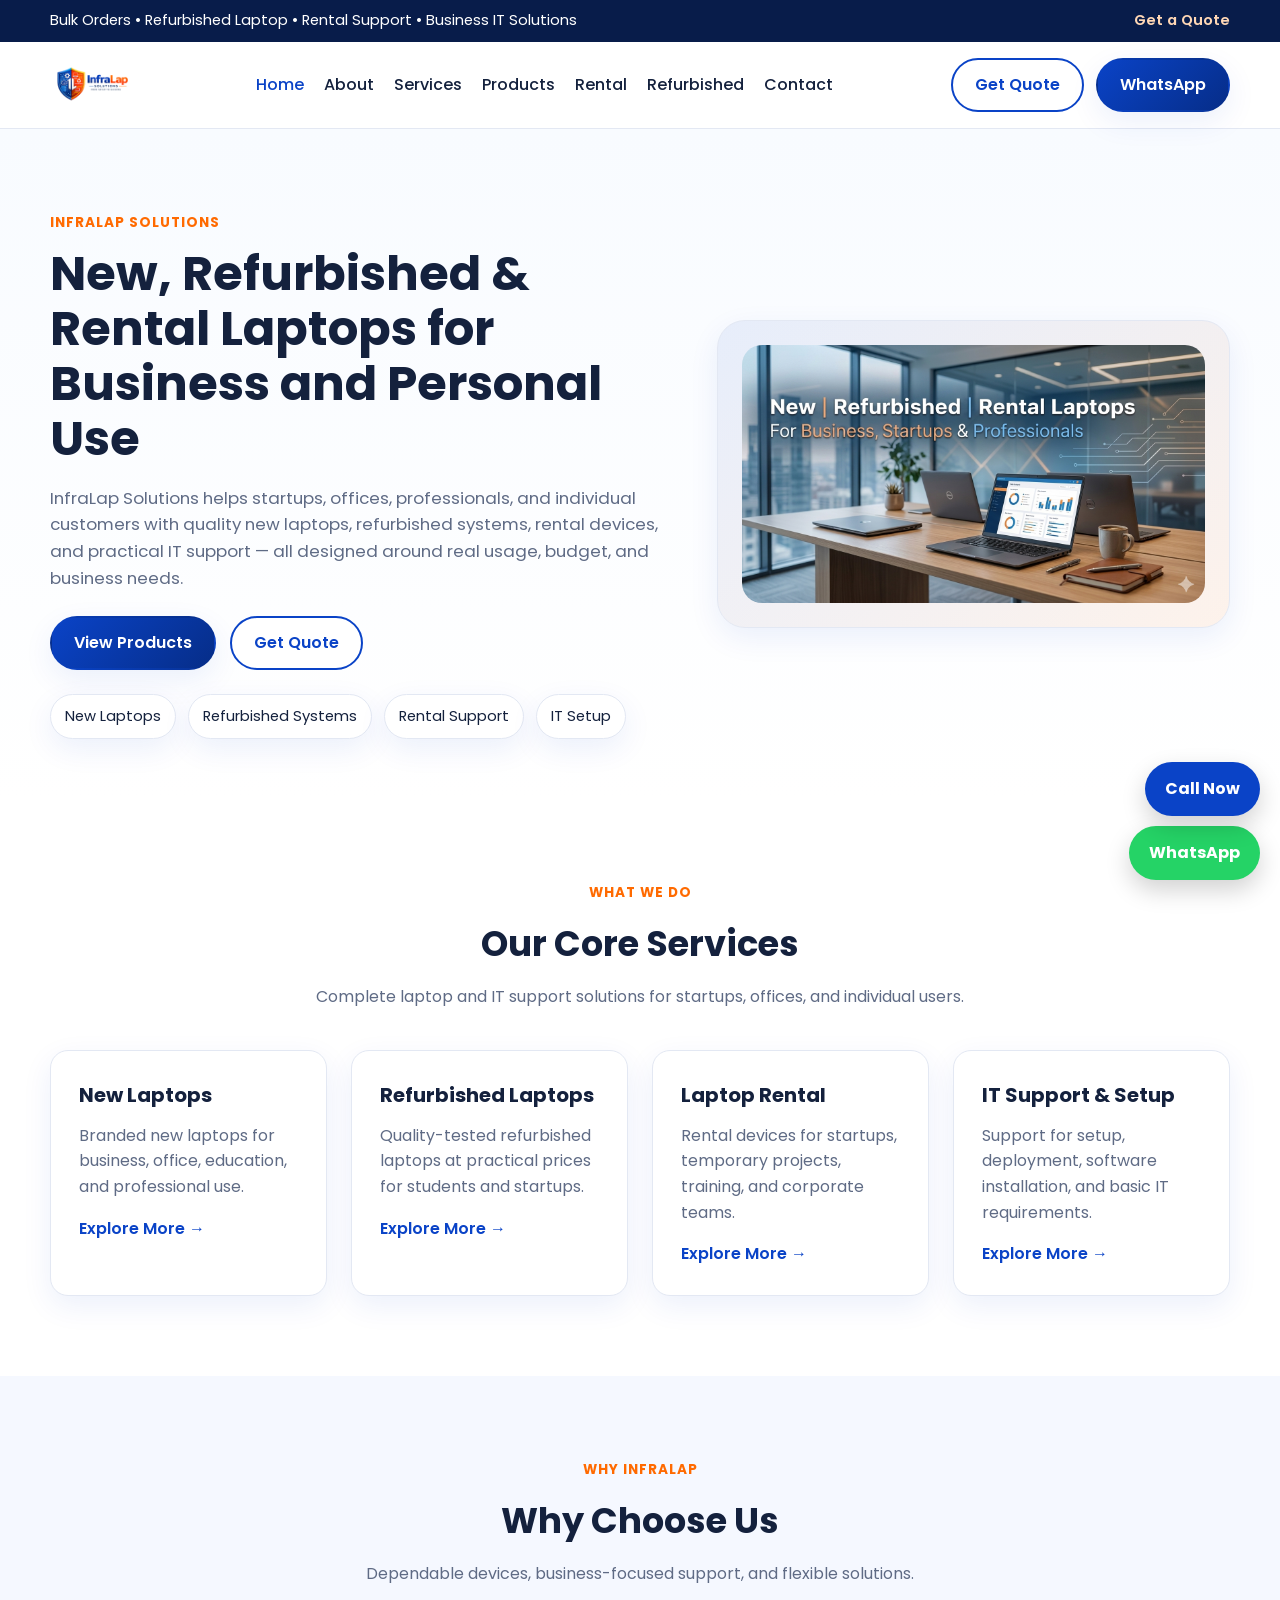
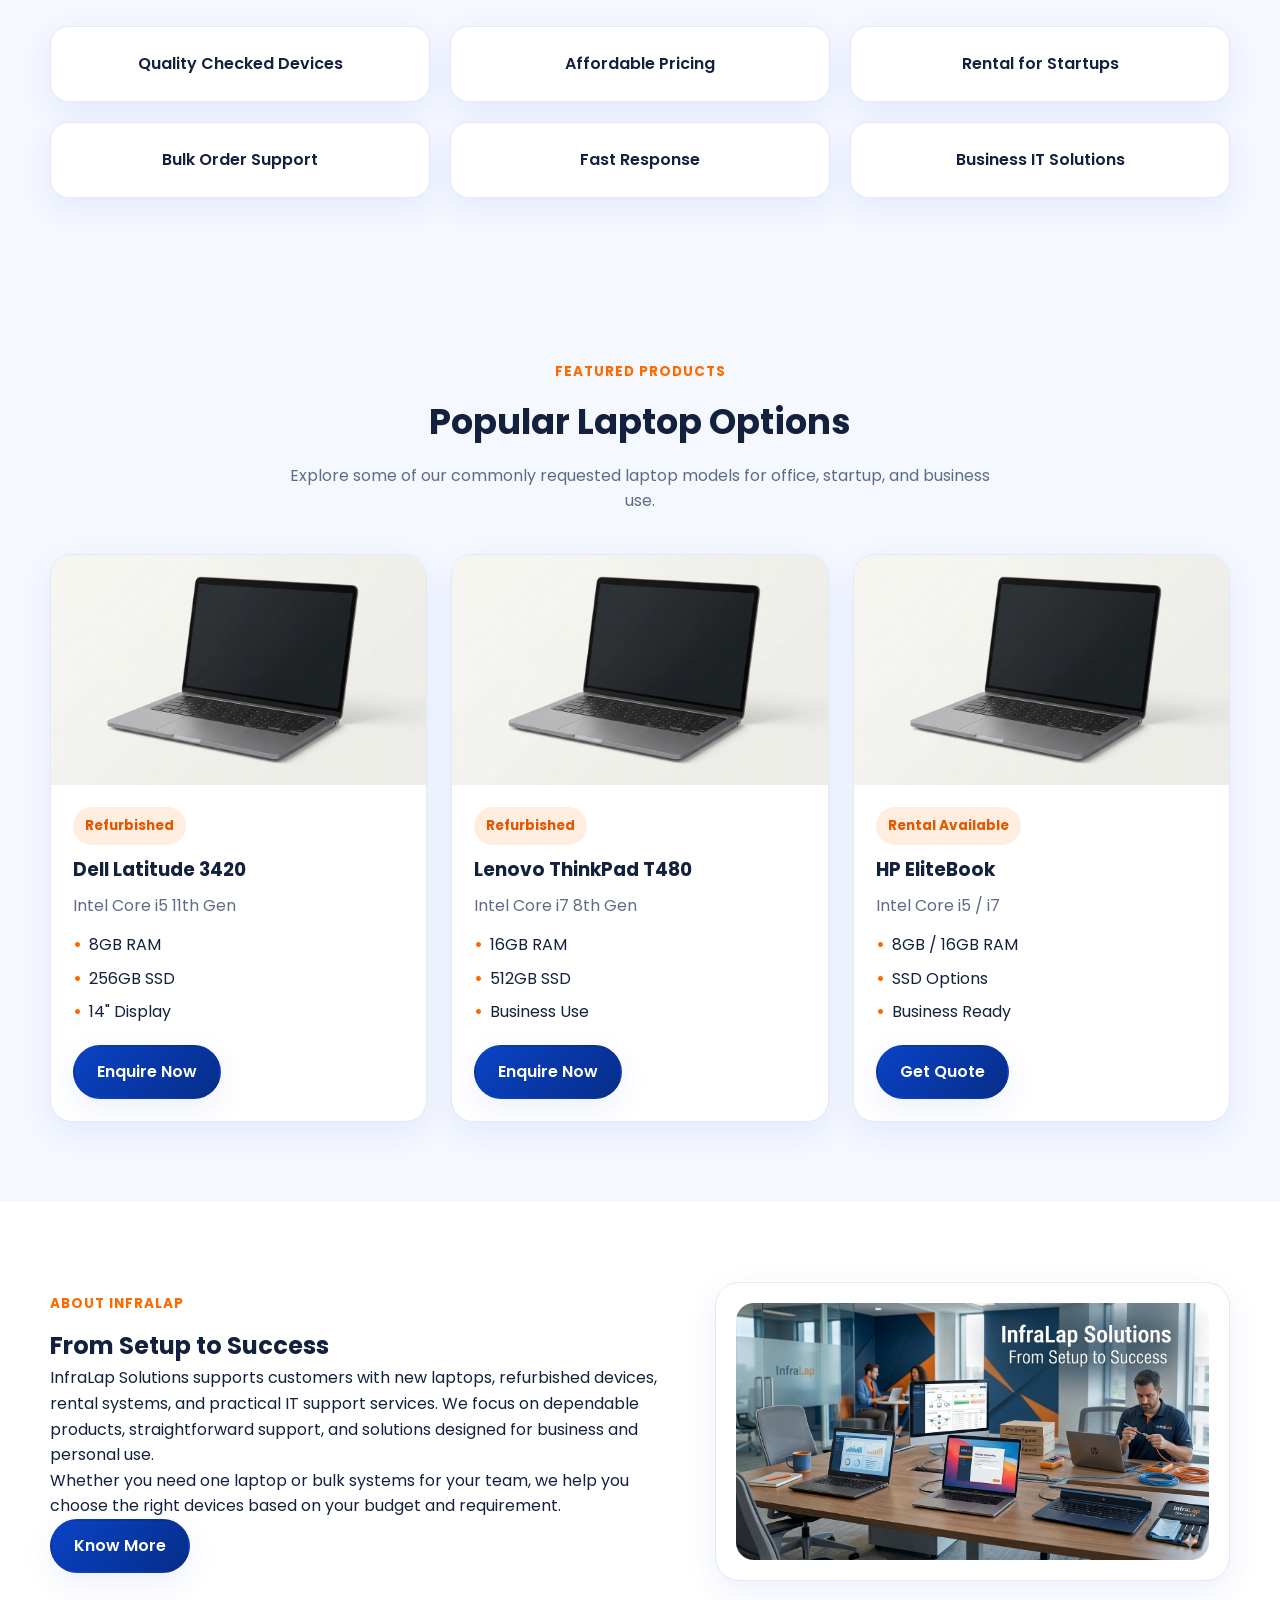
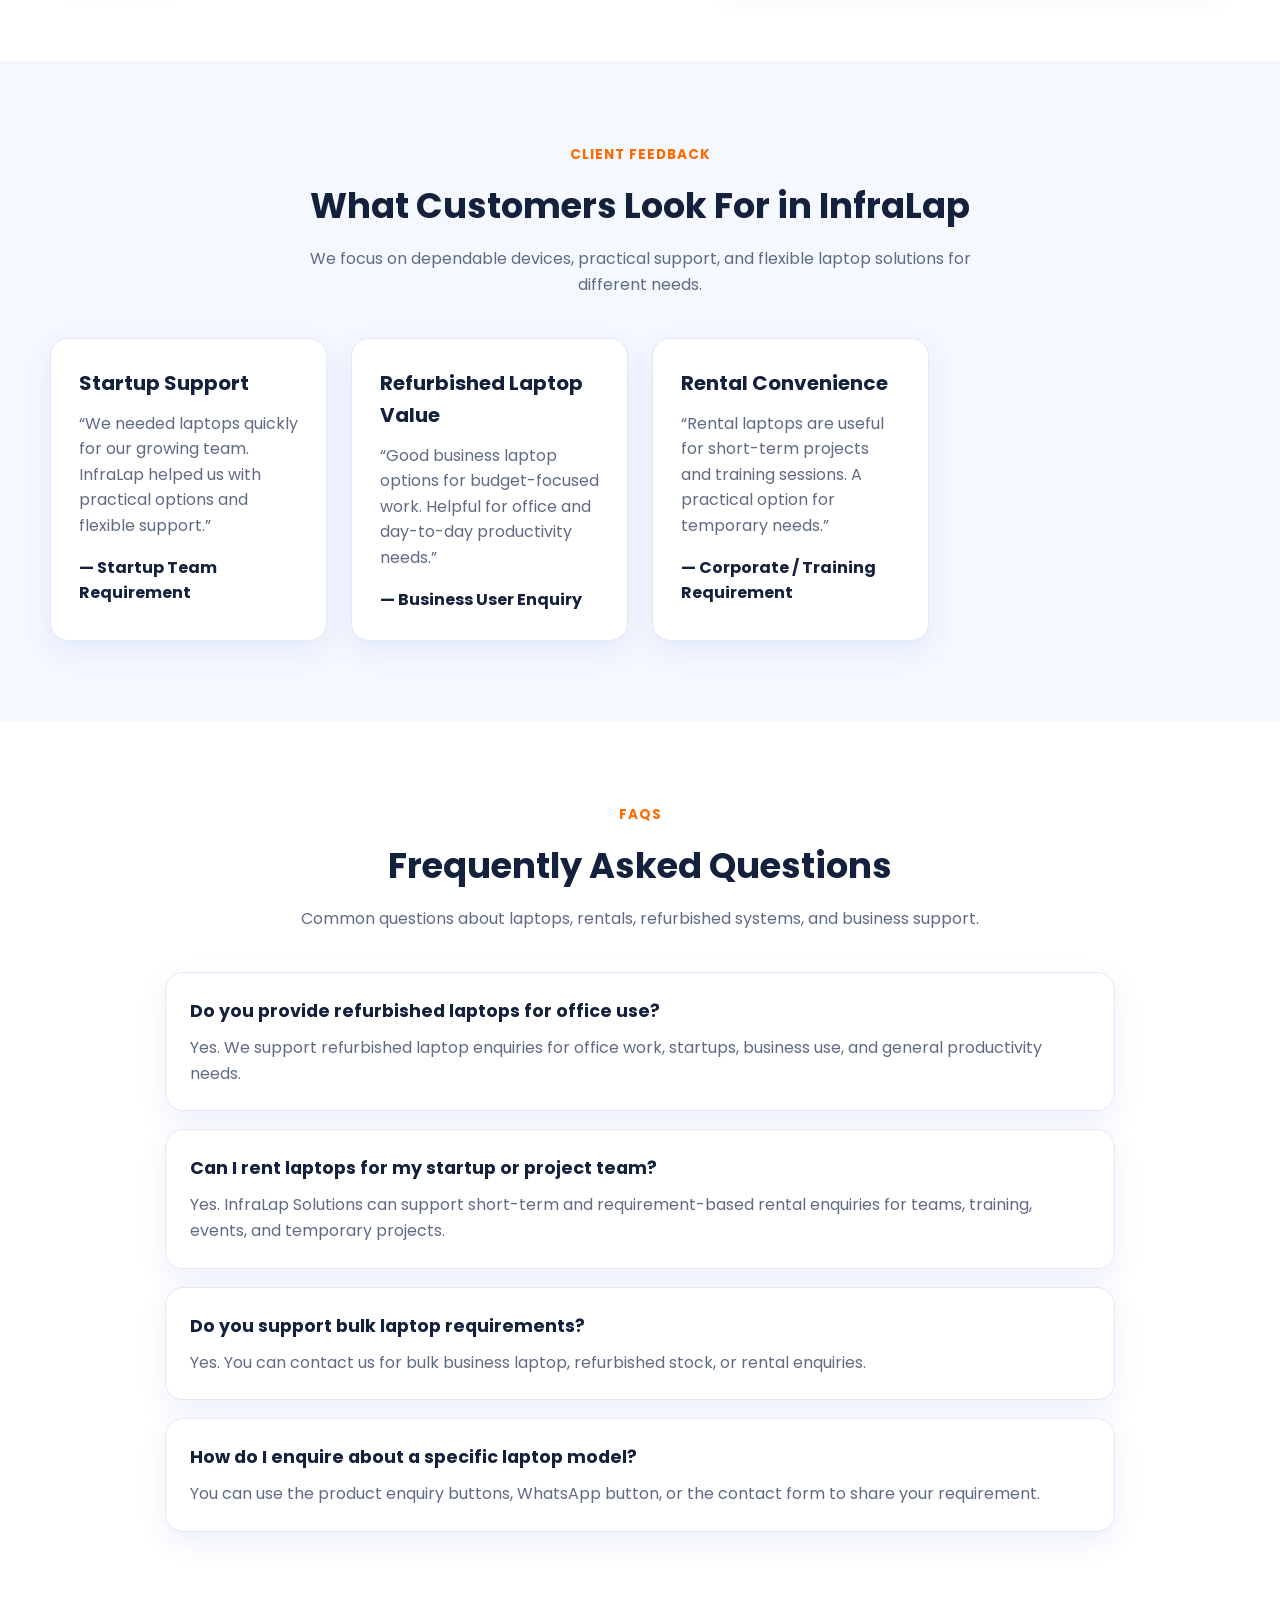
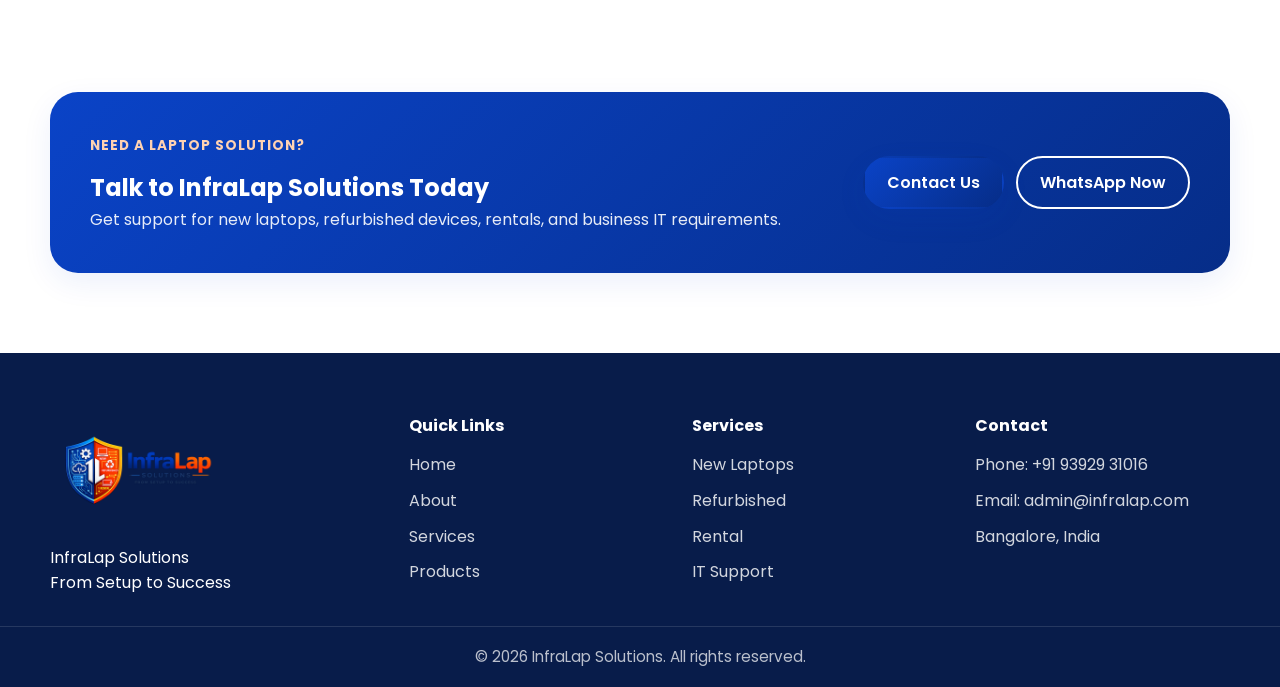
<file: index.html>
<!DOCTYPE html>
<html lang="en">

<head>
  <meta charset="UTF-8" />
  <meta name="viewport" content="width=device-width, initial-scale=1.0" />
  <title>InfraLap Solutions | From Setup to Success</title>
  <meta name="description"
    content="InfraLap Solutions offers new laptops, refurbished laptops, rental laptops, and IT support services." />
  <link rel="preconnect" href="https://fonts.googleapis.com">
  <link rel="preconnect" href="https://fonts.gstatic.com" crossorigin>
  <link href="https://fonts.googleapis.com/css2?family=Poppins:wght@300;400;500;600;700;800&display=swap"
    rel="stylesheet">
  <link rel="stylesheet" href="css/style.css" />
  <link rel="icon" type="image/png" href="images/logo.png">

</head>

<body>
  <div class="top-bar">
    <div class="container top-bar-inner">
      <span>Bulk Orders • Refurbished Laptop • Rental Support • Business IT Solutions</span>
      <a href="contact.html">Get a Quote</a>
    </div>
  </div>

  <header class="site-header">
    <div class="container nav-container">
      <a href="index.html" class="logo-wrap">
        <img src="images/logo.png" alt="InfraLap Solutions Logo" class="logo" />
      </a>

      <nav class="main-nav">
        <a href="index.html" class="active">Home</a>
        <a href="about.html">About</a>
        <a href="services.html">Services</a>
        <a href="products.html">Products</a>
        <a href="rental.html">Rental</a>
        <a href="refurbished.html">Refurbished</a>
        <a href="contact.html">Contact</a>
      </nav>

      <button class="menu-toggle" id="menuToggle" aria-label="Open Menu">
        ☰
      </button>

      <div class="nav-actions">
        <a href="contact.html" class="btn btn-outline">Get Quote</a>
        <a href="https://wa.me/919392931016" class="btn btn-primary" target="_blank">WhatsApp</a>
      </div>
    </div>
  </header>

  <main>
    <section class="hero">
      <div class="container hero-grid">
        <div class="hero-text">
          <span class="eyebrow">InfraLap Solutions</span>
          <h1>New, Refurbished & Rental Laptops for Business and Personal Use</h1>
          <p>
            InfraLap Solutions helps startups, offices, professionals, and individual customers with quality new
            laptops, refurbished systems, rental devices, and practical IT support — all designed around real usage,
            budget, and business needs.
          </p>
          <div class="hero-buttons">
            <a href="products.html" class="btn btn-primary">View Products</a>
            <a href="contact.html" class="btn btn-outline">Get Quote</a>
          </div>

          <div class="hero-points">
            <span>New Laptops</span>
            <span>Refurbished Systems</span>
            <span>Rental Support</span>
            <span>IT Setup</span>
          </div>
        </div>

        <div class="hero-image-card">
          <img src="images/hero-banner.png" alt="InfraLap Solutions Hero Banner" class="hero-image" />
        </div>
      </div>
    </section>

    <section class="section">
      <div class="container">
        <div class="section-heading">
          <span class="eyebrow">What We Do</span>
          <h2>Our Core Services</h2>
          <p>Complete laptop and IT support solutions for startups, offices, and individual users.</p>
        </div>

        <div class="card-grid">
          <div class="service-card">
            <h3>New Laptops</h3>
            <p>Branded new laptops for business, office, education, and professional use.</p>
            <a href="products.html">Explore More →</a>
          </div>

          <div class="service-card">
            <h3>Refurbished Laptops</h3>
            <p>Quality-tested refurbished laptops at practical prices for students and startups.</p>
            <a href="refurbished.html">Explore More →</a>
          </div>

          <div class="service-card">
            <h3>Laptop Rental</h3>
            <p>Rental devices for startups, temporary projects, training, and corporate teams.</p>
            <a href="rental.html">Explore More →</a>
          </div>

          <div class="service-card">
            <h3>IT Support & Setup</h3>
            <p>Support for setup, deployment, software installation, and basic IT requirements.</p>
            <a href="services.html">Explore More →</a>
          </div>
        </div>
      </div>
    </section>

    <section class="section section-alt">
      <div class="container">
        <div class="section-heading">
          <span class="eyebrow">Why InfraLap</span>
          <h2>Why Choose Us</h2>
          <p>Dependable devices, business-focused support, and flexible solutions.</p>
        </div>

        <div class="why-grid">
          <div class="why-card">Quality Checked Devices</div>
          <div class="why-card">Affordable Pricing</div>
          <div class="why-card">Rental for Startups</div>
          <div class="why-card">Bulk Order Support</div>
          <div class="why-card">Fast Response</div>
          <div class="why-card">Business IT Solutions</div>
        </div>
      </div>
    </section>




    <section class="section section-alt">
      <div class="container">
        <div class="section-heading">
          <span class="eyebrow">Featured Products</span>
          <h2>Popular Laptop Options</h2>
          <p>Explore some of our commonly requested laptop models for office, startup, and business use.</p>
        </div>

        <div class="products-grid">
          <div class="product-card">
            <img src="images/product-placeholder.png" alt="Dell Latitude 3420" />
            <div class="product-body">
              <span class="product-badge">Refurbished</span>
              <h3>Dell Latitude 3420</h3>
              <p>Intel Core i5 11th Gen</p>
              <ul class="product-specs">
                <li>8GB RAM</li>
                <li>256GB SSD</li>
                <li>14" Display</li>
              </ul>
              <a href="#" class="btn btn-primary product-enquiry"
                data-product="Dell Latitude 3420 - Intel Core i5 11th Gen, 8GB RAM, 256GB SSD">Enquire Now</a>
            </div>
          </div>

          <div class="product-card">
            <img src="images/product-placeholder.png" alt="Lenovo ThinkPad T480" />
            <div class="product-body">
              <span class="product-badge">Refurbished</span>
              <h3>Lenovo ThinkPad T480</h3>
              <p>Intel Core i7 8th Gen</p>
              <ul class="product-specs">
                <li>16GB RAM</li>
                <li>512GB SSD</li>
                <li>Business Use</li>
              </ul>
              <a href="#" class="btn btn-primary product-enquiry"
                data-product="Lenovo ThinkPad T480 - Intel Core i7 8th Gen, 16GB RAM, 512GB SSD">Enquire Now</a>
            </div>
          </div>

          <div class="product-card">
            <img src="images/product-placeholder.png" alt="HP EliteBook" />
            <div class="product-body">
              <span class="product-badge">Rental Available</span>
              <h3>HP EliteBook</h3>
              <p>Intel Core i5 / i7</p>
              <ul class="product-specs">
                <li>8GB / 16GB RAM</li>
                <li>SSD Options</li>
                <li>Business Ready</li>
              </ul>
              <a href="#" class="btn btn-primary product-enquiry"
                data-product="HP EliteBook - Rental Available / Intel Core i5 or i7">Get Quote</a>
            </div>
          </div>
        </div>
      </div>
    </section>

    <section class="section">
      <div class="container two-col">
        <div>
          <span class="eyebrow">About InfraLap</span>
          <h2>From Setup to Success</h2>
          <p>
            InfraLap Solutions supports customers with new laptops, refurbished devices, rental systems, and practical
            IT support services.
            We focus on dependable products, straightforward support, and solutions designed for business and personal
            use.
          </p>
          <p>
            Whether you need one laptop or bulk systems for your team, we help you choose the right devices based on
            your budget and requirement.
          </p>
          <a href="about.html" class="btn btn-primary">Know More</a>
        </div>

        <div class="image-panel">
          <img src="images/about-banner.png" alt="About InfraLap Solutions" />
        </div>
      </div>
    </section>


    <section class="section section-alt">
      <div class="container">
        <div class="section-heading">
          <span class="eyebrow">Client Feedback</span>
          <h2>What Customers Look For in InfraLap</h2>
          <p>We focus on dependable devices, practical support, and flexible laptop solutions for different needs.</p>
        </div>

        <div class="card-grid">
          <div class="service-card">
            <h3>Startup Support</h3>
            <p>“We needed laptops quickly for our growing team. InfraLap helped us with practical options and flexible
              support.”</p>
            <strong>— Startup Team Requirement</strong>
          </div>

          <div class="service-card">
            <h3>Refurbished Laptop Value</h3>
            <p>“Good business laptop options for budget-focused work. Helpful for office and day-to-day productivity
              needs.”</p>
            <strong>— Business User Enquiry</strong>
          </div>

          <div class="service-card">
            <h3>Rental Convenience</h3>
            <p>“Rental laptops are useful for short-term projects and training sessions. A practical option for
              temporary needs.”</p>
            <strong>— Corporate / Training Requirement</strong>
          </div>
        </div>
      </div>
    </section>



    <section class="section">
      <div class="container">
        <div class="section-heading">
          <span class="eyebrow">FAQs</span>
          <h2>Frequently Asked Questions</h2>
          <p>Common questions about laptops, rentals, refurbished systems, and business support.</p>
        </div>

        <div class="faq-wrap">
          <div class="faq-item">
            <h3>Do you provide refurbished laptops for office use?</h3>
            <p>Yes. We support refurbished laptop enquiries for office work, startups, business use, and general
              productivity needs.</p>
          </div>

          <div class="faq-item">
            <h3>Can I rent laptops for my startup or project team?</h3>
            <p>Yes. InfraLap Solutions can support short-term and requirement-based rental enquiries for teams,
              training, events, and temporary projects.</p>
          </div>

          <div class="faq-item">
            <h3>Do you support bulk laptop requirements?</h3>
            <p>Yes. You can contact us for bulk business laptop, refurbished stock, or rental enquiries.</p>
          </div>

          <div class="faq-item">
            <h3>How do I enquire about a specific laptop model?</h3>
            <p>You can use the product enquiry buttons, WhatsApp button, or the contact form to share your requirement.
            </p>
          </div>
        </div>
      </div>
    </section>





    <section class="section">
      <div class="container cta-box">
        <div>
          <span class="eyebrow">Need a Laptop Solution?</span>
          <h2>Talk to InfraLap Solutions Today</h2>
          <p>Get support for new laptops, refurbished devices, rentals, and business IT requirements.</p>
        </div>
        <div class="cta-buttons">
          <a href="contact.html" class="btn btn-primary">Contact Us</a>
          <a href="https://wa.me/919392931016" class="btn btn-outline" target="_blank">WhatsApp Now</a>
        </div>
      </div>
    </section>
  </main>

  <footer class="site-footer">
    <div class="container footer-grid">
      <div>
        <img src="images/logo.png" alt="InfraLap Logo" class="footer-logo" />
        <p>InfraLap Solutions</p>
        <p>From Setup to Success</p>
      </div>

      <div>
        <h4>Quick Links</h4>
        <ul>
          <li><a href="index.html">Home</a></li>
          <li><a href="about.html">About</a></li>
          <li><a href="services.html">Services</a></li>
          <li><a href="products.html">Products</a></li>
        </ul>
      </div>

      <div>
        <h4>Services</h4>
        <ul>
          <li><a href="products.html">New Laptops</a></li>
          <li><a href="refurbished.html">Refurbished</a></li>
          <li><a href="rental.html">Rental</a></li>
          <li><a href="services.html">IT Support</a></li>
        </ul>
      </div>

      <div>
        <h4>Contact</h4>
        <ul>
          <li>Phone: +91 93929 31016</li>
          <li>Email: admin@infralap.com</li>
          <li>Bangalore, India</li>
        </ul>
      </div>
    </div>

    <div class="footer-bottom">
      <p>© 2026 InfraLap Solutions. All rights reserved.</p>
    </div>
  </footer>

  <a href="https://wa.me/919392931016" class="floating-whatsapp" target="_blank" aria-label="Chat on WhatsApp">
    WhatsApp
  </a>


  <a href="tel:+919392931016" class="floating-call" aria-label="Call InfraLap Solutions">
    Call Now
  </a>

  <script src="js/script.js"></script>
</body>

</html>
</file>
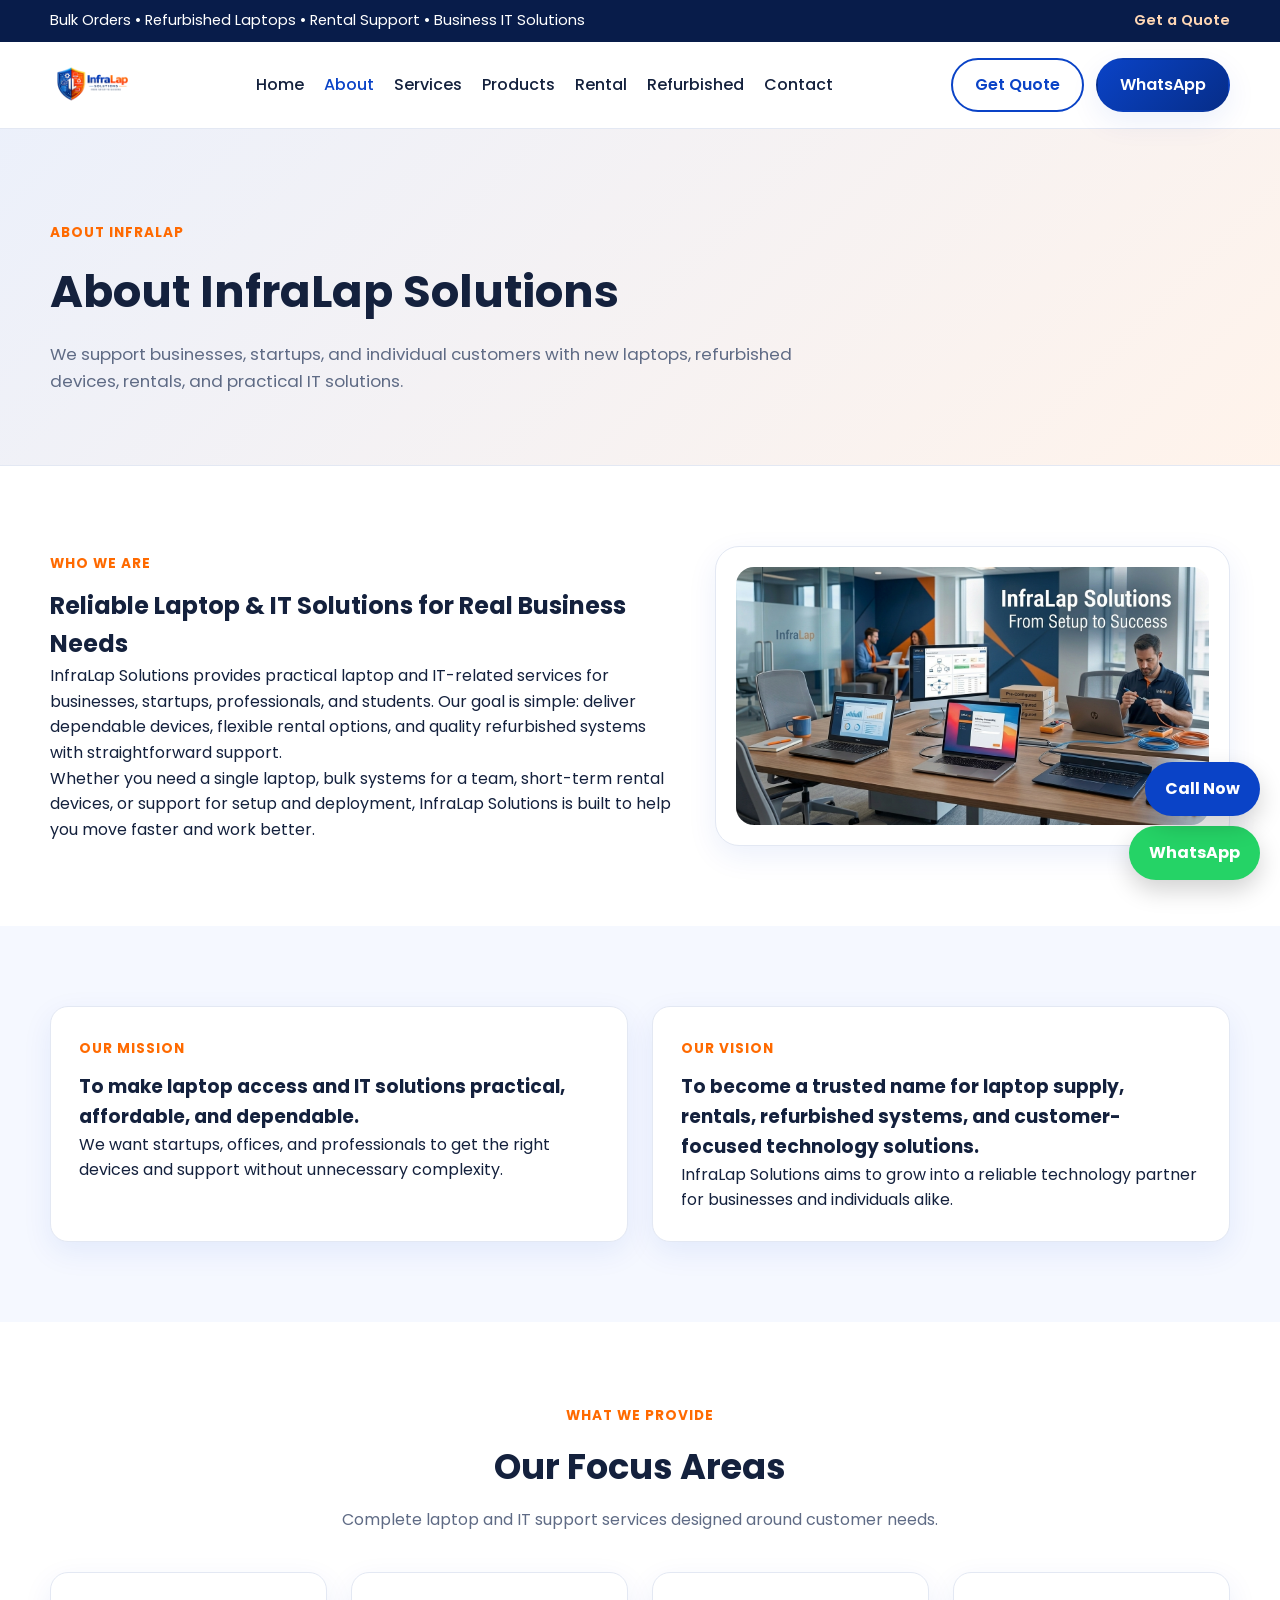
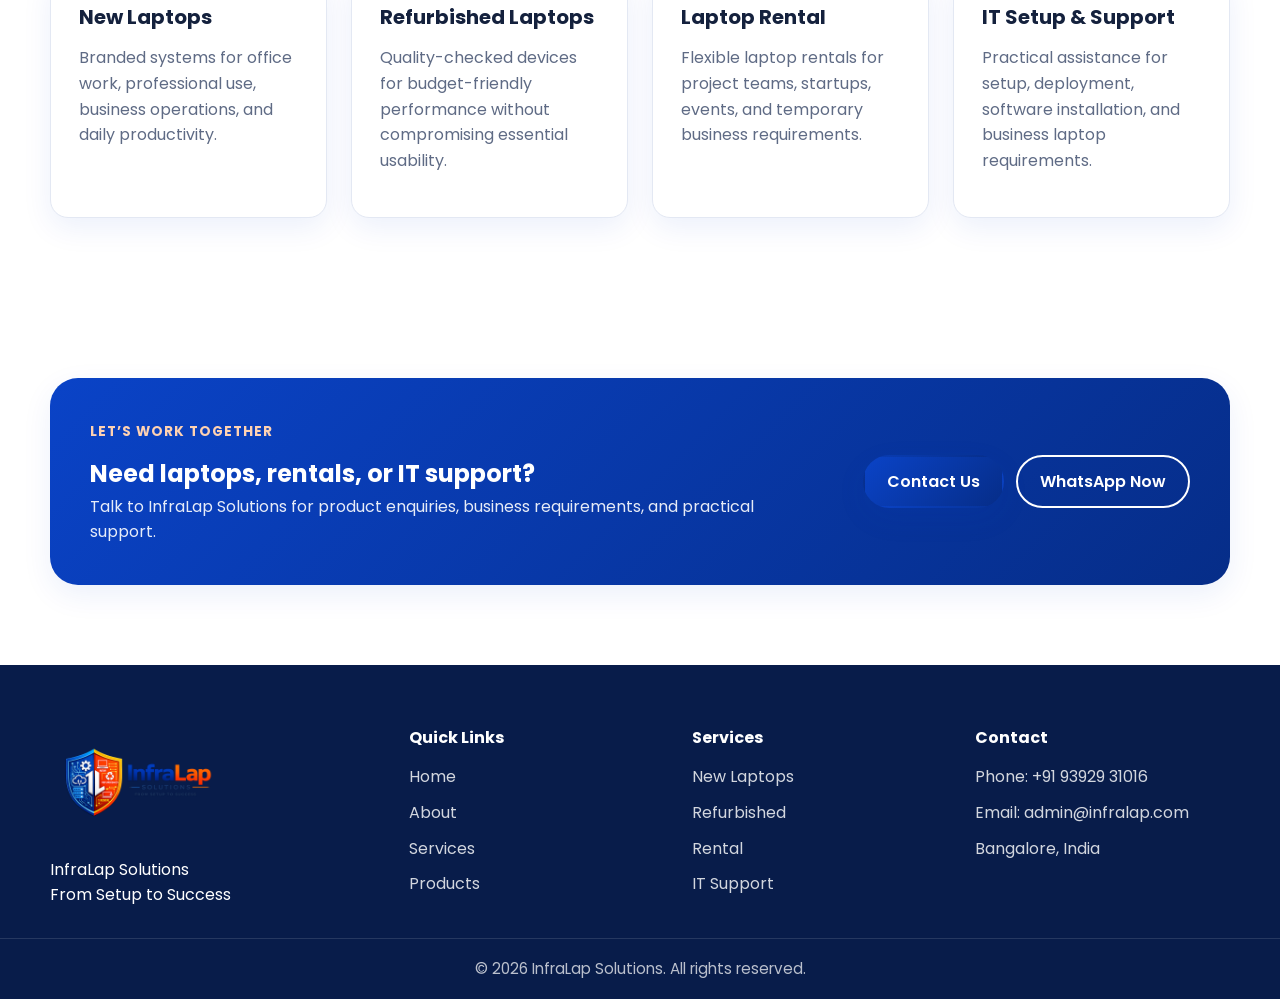
<file: about.html>
<!DOCTYPE html>
<html lang="en">

<head>
  <meta charset="UTF-8" />
  <meta name="viewport" content="width=device-width, initial-scale=1.0" />
  <title>About Us | InfraLap Solutions</title>
  <meta name="description"
    content="Learn about InfraLap Solutions and our laptop sales, refurbished laptops, rentals, and IT support services." />
  <link rel="preconnect" href="https://fonts.googleapis.com">
  <link rel="preconnect" href="https://fonts.gstatic.com" crossorigin>
  <link href="https://fonts.googleapis.com/css2?family=Poppins:wght@300;400;500;600;700;800&display=swap"
    rel="stylesheet">
  <link rel="stylesheet" href="css/style.css" />
  <link rel="icon" type="image/png" href="images/logo.png">
</head>

<body>

  <div class="top-bar">
    <div class="container top-bar-inner">
      <span>Bulk Orders • Refurbished Laptops • Rental Support • Business IT Solutions</span>
      <a href="contact.html">Get a Quote</a>
    </div>
  </div>

  <header class="site-header">
    <div class="container nav-container">
      <a href="index.html" class="logo-wrap">
        <img src="images/logo.png" alt="InfraLap Solutions Logo" class="logo" />
      </a>

      <nav class="main-nav">
        <a href="index.html">Home</a>
        <a href="about.html" class="active">About</a>
        <a href="services.html">Services</a>
        <a href="products.html">Products</a>
        <a href="rental.html">Rental</a>
        <a href="refurbished.html">Refurbished</a>
        <a href="contact.html">Contact</a>
      </nav>

      <button class="menu-toggle" id="menuToggle" aria-label="Open Menu">
        ☰
      </button>

      <div class="nav-actions">
        <a href="contact.html" class="btn btn-outline">Get Quote</a>
        <a href="https://wa.me/919392931016" class="btn btn-primary" target="_blank">WhatsApp</a>
      </div>
    </div>
  </header>

  <main>
    <section class="page-banner">
      <div class="container">
        <span class="eyebrow">About InfraLap</span>
        <h1>About InfraLap Solutions</h1>
        <p>We support businesses, startups, and individual customers with new laptops, refurbished devices, rentals, and
          practical IT solutions.</p>
      </div>
    </section>

    <section class="section">
      <div class="container two-col">
        <div>
          <span class="eyebrow">Who We Are</span>
          <h2>Reliable Laptop & IT Solutions for Real Business Needs</h2>
          <p>
            InfraLap Solutions provides practical laptop and IT-related services for businesses, startups,
            professionals, and students.
            Our goal is simple: deliver dependable devices, flexible rental options, and quality refurbished systems
            with straightforward support.
          </p>
          <p>
            Whether you need a single laptop, bulk systems for a team, short-term rental devices, or support for setup
            and deployment,
            InfraLap Solutions is built to help you move faster and work better.
          </p>
        </div>

        <div class="image-panel">
          <img src="images/about-banner.png" alt="About InfraLap Solutions" />
        </div>
      </div>
    </section>

    <section class="section section-alt">
      <div class="container card-grid two-cards">
        <div class="info-card">
          <span class="eyebrow">Our Mission</span>
          <h3>To make laptop access and IT solutions practical, affordable, and dependable.</h3>
          <p>
            We want startups, offices, and professionals to get the right devices and support without unnecessary
            complexity.
          </p>
        </div>

        <div class="info-card">
          <span class="eyebrow">Our Vision</span>
          <h3>To become a trusted name for laptop supply, rentals, refurbished systems, and customer-focused technology
            solutions.</h3>
          <p>
            InfraLap Solutions aims to grow into a reliable technology partner for businesses and individuals alike.
          </p>
        </div>
      </div>
    </section>

    <section class="section">
      <div class="container">
        <div class="section-heading">
          <span class="eyebrow">What We Provide</span>
          <h2>Our Focus Areas</h2>
          <p>Complete laptop and IT support services designed around customer needs.</p>
        </div>

        <div class="card-grid">
          <div class="service-card">
            <h3>New Laptops</h3>
            <p>Branded systems for office work, professional use, business operations, and daily productivity.</p>
          </div>

          <div class="service-card">
            <h3>Refurbished Laptops</h3>
            <p>Quality-checked devices for budget-friendly performance without compromising essential usability.</p>
          </div>

          <div class="service-card">
            <h3>Laptop Rental</h3>
            <p>Flexible laptop rentals for project teams, startups, events, and temporary business requirements.</p>
          </div>

          <div class="service-card">
            <h3>IT Setup & Support</h3>
            <p>Practical assistance for setup, deployment, software installation, and business laptop requirements.</p>
          </div>
        </div>
      </div>
    </section>

    <section class="section">
      <div class="container cta-box">
        <div>
          <span class="eyebrow">Let’s Work Together</span>
          <h2>Need laptops, rentals, or IT support?</h2>
          <p>Talk to InfraLap Solutions for product enquiries, business requirements, and practical support.</p>
        </div>
        <div class="cta-buttons">
          <a href="contact.html" class="btn btn-primary">Contact Us</a>
          <a href="https://wa.me/919392931016" class="btn btn-outline" target="_blank">WhatsApp Now</a>
        </div>
      </div>
    </section>
  </main>

  <footer class="site-footer">
    <div class="container footer-grid">
      <div>
        <img src="images/logo.png" alt="InfraLap Logo" class="footer-logo" />
        <p>InfraLap Solutions</p>
        <p>From Setup to Success</p>
      </div>

      <div>
        <h4>Quick Links</h4>
        <ul>
          <li><a href="index.html">Home</a></li>
          <li><a href="about.html">About</a></li>
          <li><a href="services.html">Services</a></li>
          <li><a href="products.html">Products</a></li>
        </ul>
      </div>

      <div>
        <h4>Services</h4>
        <ul>
          <li><a href="products.html">New Laptops</a></li>
          <li><a href="refurbished.html">Refurbished</a></li>
          <li><a href="rental.html">Rental</a></li>
          <li><a href="services.html">IT Support</a></li>
        </ul>
      </div>

      <div>
        <h4>Contact</h4>
        <ul>
          <li>Phone: +91 93929 31016</li>
          <li>Email: admin@infralap.com</li>
          <li>Bangalore, India</li>
        </ul>
      </div>
    </div>

    <div class="footer-bottom">
      <p>© 2026 InfraLap Solutions. All rights reserved.</p>
    </div>
  </footer>


  <a href="https://wa.me/919392931016" class="floating-whatsapp" target="_blank" aria-label="Chat on WhatsApp">
    WhatsApp
  </a>


  <a href="tel:+919392931016" class="floating-call" aria-label="Call InfraLap Solutions">
    Call Now
  </a>


  <script src="js/script.js"></script>




</body>

</html>
</file>
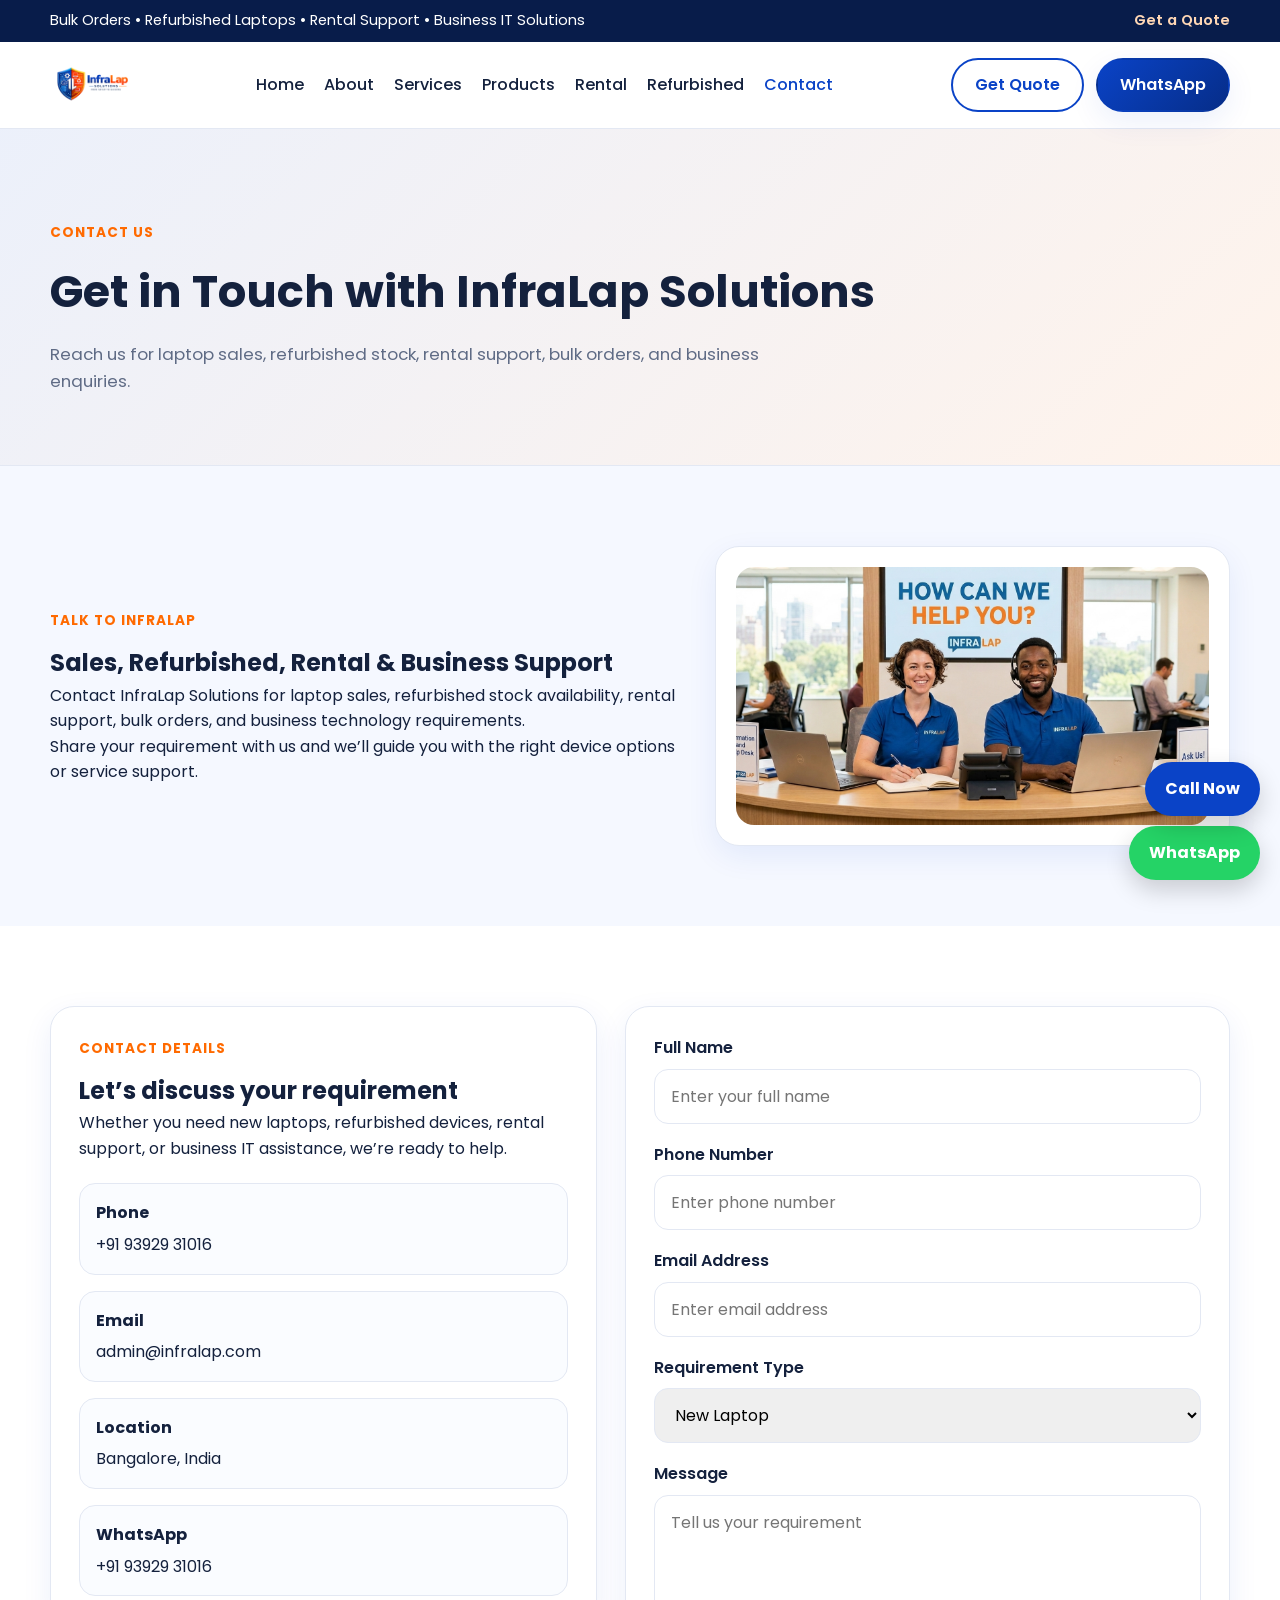
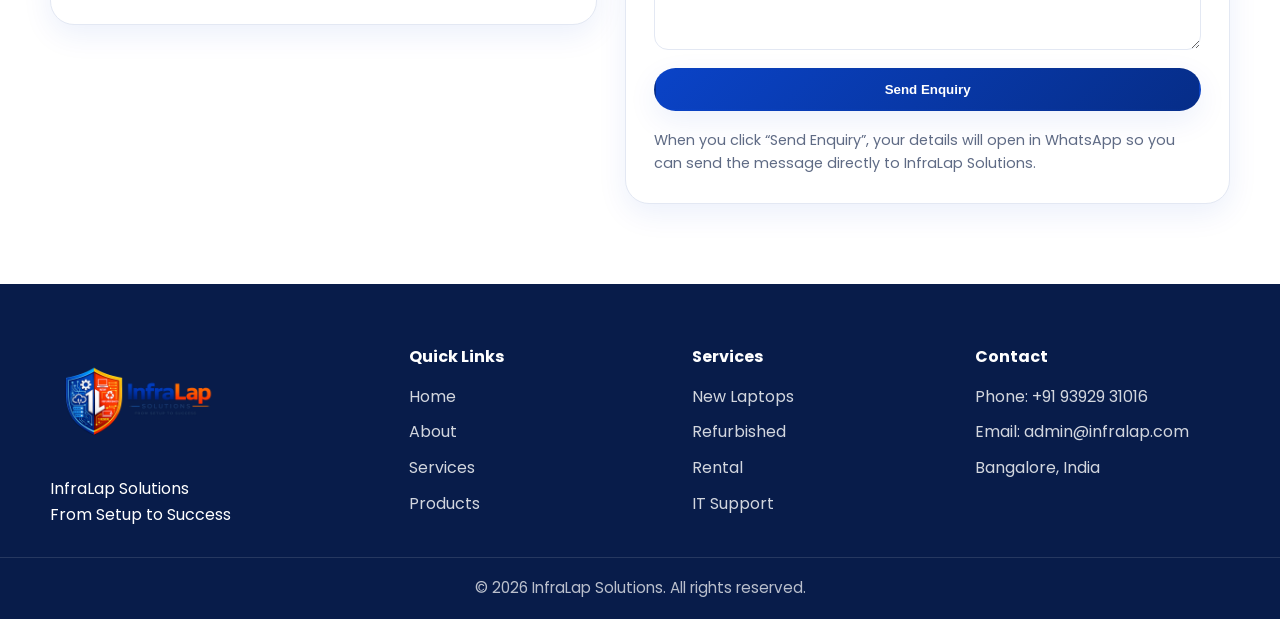
<file: contact.html>
<!DOCTYPE html>
<html lang="en">

<head>
  <meta charset="UTF-8" />
  <meta name="viewport" content="width=device-width, initial-scale=1.0" />
  <title>Contact Us | InfraLap Solutions</title>
  <meta name="description"
    content="Contact InfraLap Solutions for laptop sales, refurbished devices, rentals, and IT support enquiries." />
  <link rel="preconnect" href="https://fonts.googleapis.com">
  <link rel="preconnect" href="https://fonts.gstatic.com" crossorigin>
  <link href="https://fonts.googleapis.com/css2?family=Poppins:wght@300;400;500;600;700;800&display=swap"
    rel="stylesheet">
  <link rel="stylesheet" href="css/style.css" />
  <link rel="icon" type="image/png" href="images/logo.png">

</head>

<body>
  <div class="top-bar">
    <div class="container top-bar-inner">
      <span>Bulk Orders • Refurbished Laptops • Rental Support • Business IT Solutions</span>
      <a href="contact.html">Get a Quote</a>
    </div>
  </div>
  <header class="site-header">
    <div class="container nav-container">
      <a href="index.html" class="logo-wrap">
        <img src="images/logo.png" alt="InfraLap Solutions Logo" class="logo" />
      </a>

      <nav class="main-nav">
        <a href="index.html">Home</a>
        <a href="about.html">About</a>
        <a href="services.html">Services</a>
        <a href="products.html">Products</a>
        <a href="rental.html">Rental</a>
        <a href="refurbished.html">Refurbished</a>
        <a href="contact.html" class="active">Contact</a>
      </nav>
      <button class="menu-toggle" id="menuToggle" aria-label="Open Menu">
        ☰
      </button>
      <div class="nav-actions">
        <a href="contact.html" class="btn btn-outline">Get Quote</a>
        <a href="https://wa.me/919392931016" class="btn btn-primary" target="_blank">WhatsApp</a>
      </div>
    </div>
  </header>

  <main>
    <section class="page-banner">
      <div class="container">
        <span class="eyebrow">Contact Us</span>
        <h1>Get in Touch with InfraLap Solutions</h1>
        <p>Reach us for laptop sales, refurbished stock, rental support, bulk orders, and business enquiries.</p>
      </div>
    </section>


    <section class="section section-alt">
      <div class="container two-col">
        <div>
          <span class="eyebrow">Talk to InfraLap</span>
          <h2>Sales, Refurbished, Rental & Business Support</h2>
          <p>
            Contact InfraLap Solutions for laptop sales, refurbished stock availability, rental support, bulk orders,
            and business technology requirements.
          </p>
          <p>
            Share your requirement with us and we’ll guide you with the right device options or service support.
          </p>
        </div>

        <div class="image-panel">
          <img src="images/contact-banner.png" alt="Contact InfraLap Solutions" />
        </div>
      </div>
    </section>



    <section class="section">
      <div class="container contact-grid">
        <div class="contact-card">
          <span class="eyebrow">Contact Details</span>
          <h2>Let’s discuss your requirement</h2>
          <p>Whether you need new laptops, refurbished devices, rental support, or business IT assistance, we’re ready
            to help.</p>

          <div class="contact-list">
            <div class="contact-item">
              <strong>Phone</strong>
              <span>+91 93929 31016</span>
            </div>
            <div class="contact-item">
              <strong>Email</strong>
              <span>admin@infralap.com</span>
            </div>
            <div class="contact-item">
              <strong>Location</strong>
              <span>Bangalore, India</span>
            </div>
            <div class="contact-item">
              <strong>WhatsApp</strong>
              <span>+91 93929 31016</span>
            </div>
          </div>
        </div>

        <div class="contact-form-wrap">
          <form class="contact-form" id="contactForm">
            <div class="form-group">
              <label>Full Name</label>
              <input type="text" name="fullName" placeholder="Enter your full name" />
            </div>

            <div class="form-group">
              <label>Phone Number</label>
              <input type="number" name="phone" placeholder="Enter phone number" />
            </div>

            <div class="form-group">
              <label>Email Address</label>
              <input type="email" name="email" placeholder="Enter email address" />
            </div>

            <div class="form-group">
              <label>Requirement Type</label>
              <select name="requirement">
                <option>New Laptop</option>
                <option>Refurbished Laptop</option>
                <option>Laptop Rental</option>
                <option>IT Support</option>
                <option>Bulk Order</option>
                <option>Other</option>
              </select>
            </div>

            <div class="form-group">
              <label>Message</label>
              <textarea rows="5" name="message" placeholder="Tell us your requirement"></textarea>
            </div>

            <button type="submit" class="btn btn-primary">Send Enquiry</button>

            <p style="font-size:0.9rem; color:#5f6b85;">
              When you click “Send Enquiry”, your details will open in WhatsApp so you can send the message directly to
              InfraLap Solutions.
            </p>

          </form>
        </div>
      </div>
    </section>
  </main>

  <footer class="site-footer">
    <div class="container footer-grid">
      <div>
        <img src="images/logo.png" alt="InfraLap Logo" class="footer-logo" />
        <p>InfraLap Solutions</p>
        <p>From Setup to Success</p>
      </div>

      <div>
        <h4>Quick Links</h4>
        <ul>
          <li><a href="index.html">Home</a></li>
          <li><a href="about.html">About</a></li>
          <li><a href="services.html">Services</a></li>
          <li><a href="products.html">Products</a></li>
        </ul>
      </div>

      <div>
        <h4>Services</h4>
        <ul>
          <li><a href="products.html">New Laptops</a></li>
          <li><a href="refurbished.html">Refurbished</a></li>
          <li><a href="rental.html">Rental</a></li>
          <li><a href="services.html">IT Support</a></li>
        </ul>
      </div>

      <div>
        <h4>Contact</h4>
        <ul>
          <li>Phone: +91 93929 31016</li>
          <li>Email: admin@infralap.com</li>
          <li>Bangalore, India</li>
        </ul>
      </div>
    </div>

    <div class="footer-bottom">
      <p>© 2026 InfraLap Solutions. All rights reserved.</p>
    </div>
  </footer>

  <a href="https://wa.me/919392931016" class="floating-whatsapp" target="_blank" aria-label="Chat on WhatsApp">
    WhatsApp
  </a>

  <a href="tel:+919392931016" class="floating-call" aria-label="Call InfraLap Solutions">
    Call Now
  </a>

  <script src="js/script.js"></script>
</body>

</html>
</file>
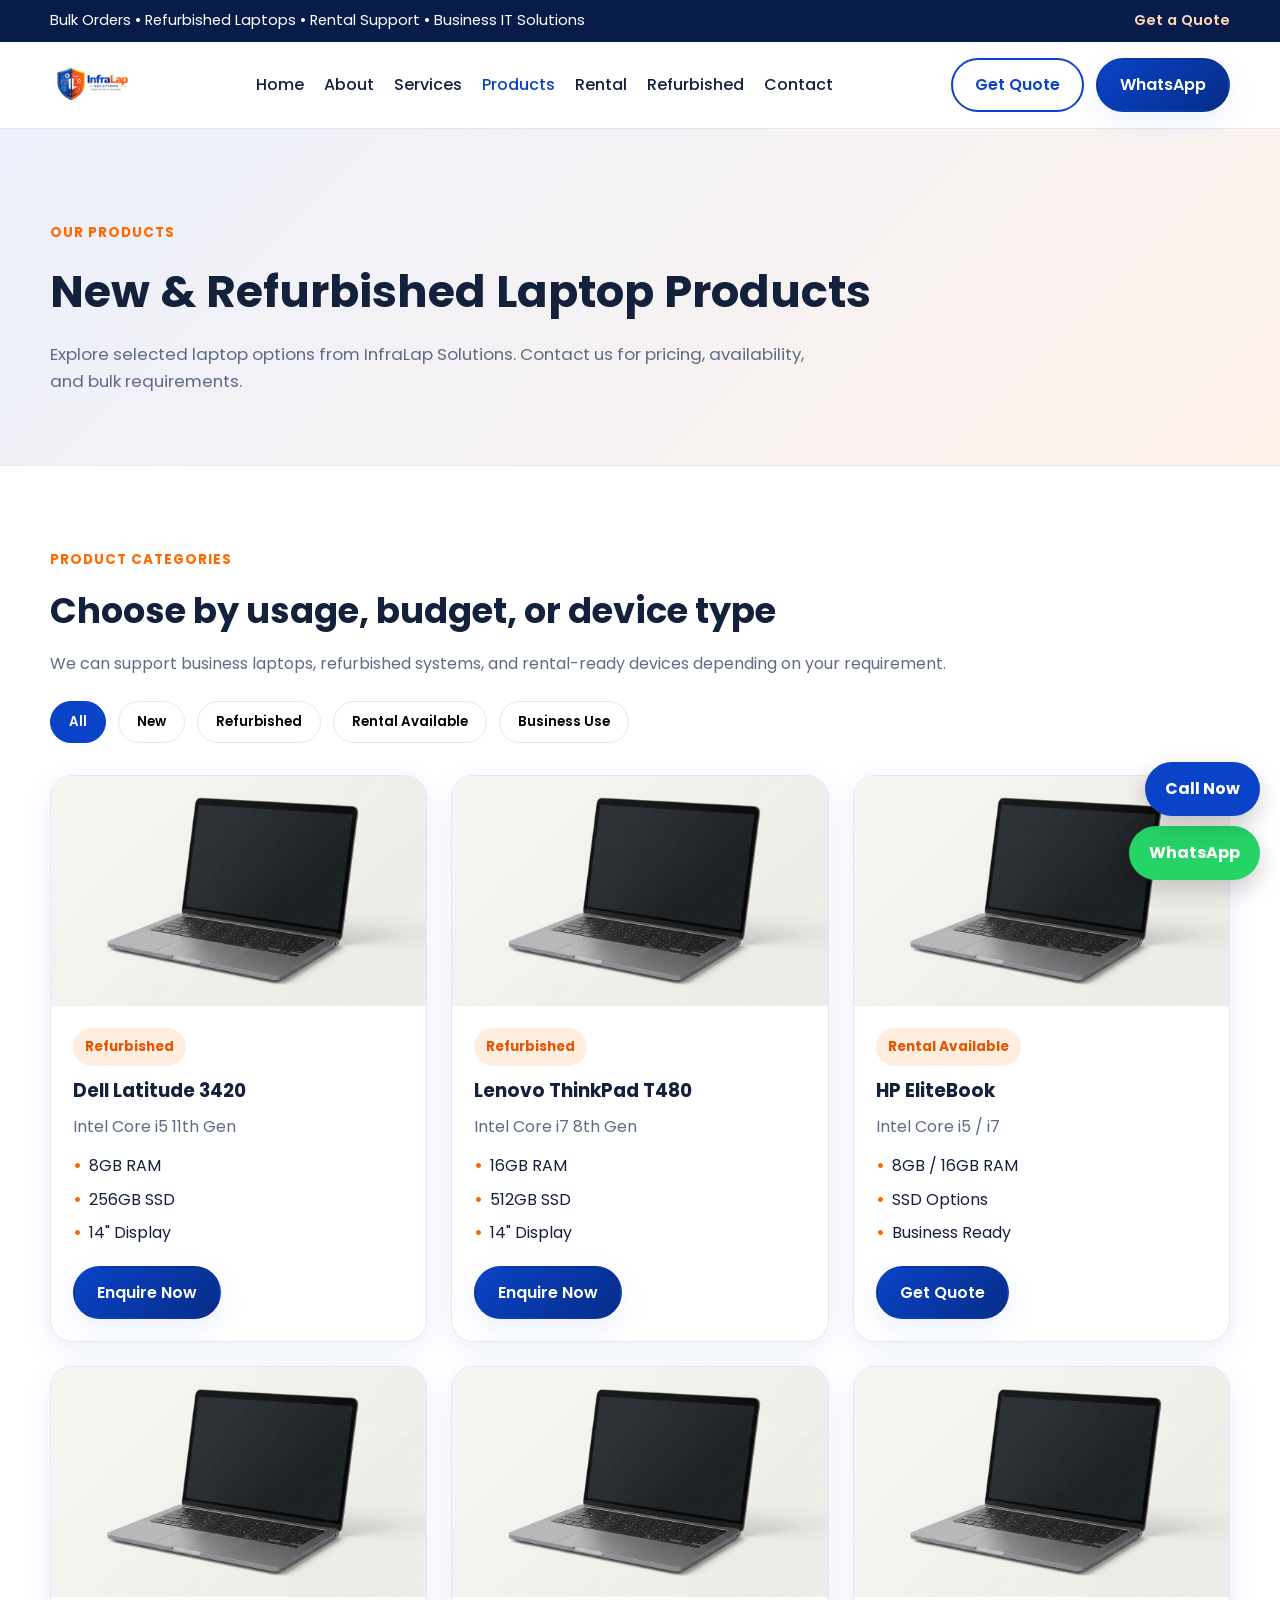
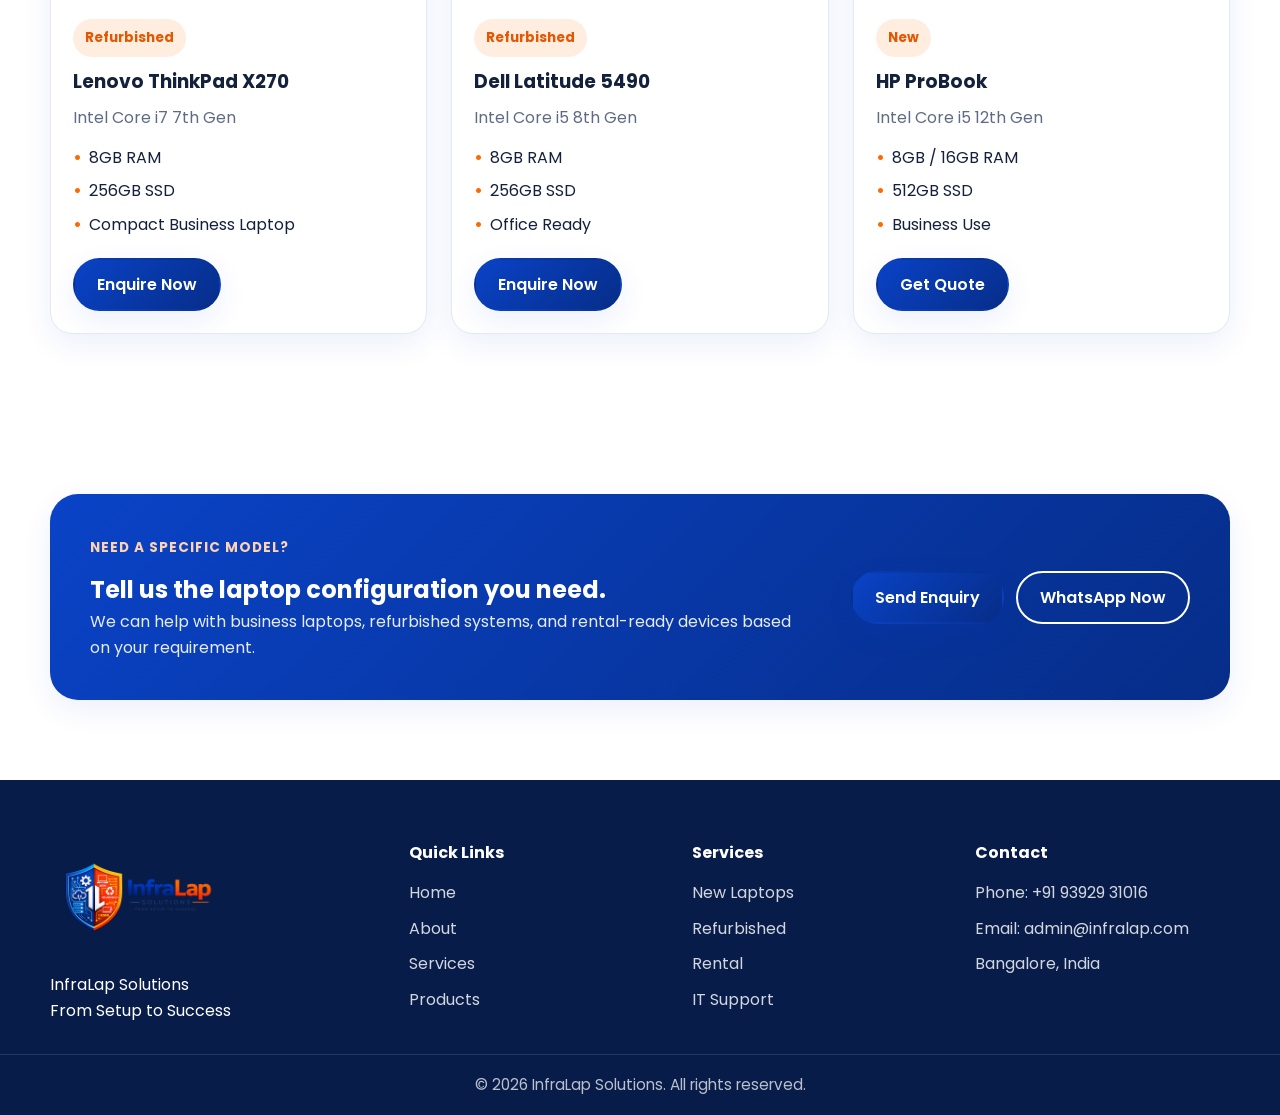
<file: products.html>
<!DOCTYPE html>
<html lang="en">

<head>
  <meta charset="UTF-8" />
  <meta name="viewport" content="width=device-width, initial-scale=1.0" />
  <title>Products | InfraLap Solutions</title>
  <meta name="description"
    content="Browse laptop products from InfraLap Solutions including new and refurbished devices." />
  <link rel="preconnect" href="https://fonts.googleapis.com">
  <link rel="preconnect" href="https://fonts.gstatic.com" crossorigin>
  <link href="https://fonts.googleapis.com/css2?family=Poppins:wght@300;400;500;600;700;800&display=swap"
    rel="stylesheet">
  <link rel="stylesheet" href="css/style.css" />
  <link rel="icon" type="image/png" href="images/logo.png">
  
</head>

<body>

  <div class="top-bar">
    <div class="container top-bar-inner">
      <span>Bulk Orders • Refurbished Laptops • Rental Support • Business IT Solutions</span>
      <a href="contact.html">Get a Quote</a>
    </div>
  </div>

  <header class="site-header">
    <div class="container nav-container">
      <a href="index.html" class="logo-wrap">
        <img src="images/logo.png" alt="InfraLap Solutions Logo" class="logo" />
      </a>

      <nav class="main-nav">
        <a href="index.html">Home</a>
        <a href="about.html">About</a>
        <a href="services.html">Services</a>
        <a href="products.html" class="active">Products</a>
        <a href="rental.html">Rental</a>
        <a href="refurbished.html">Refurbished</a>
        <a href="contact.html">Contact</a>
      </nav>

      <button class="menu-toggle" id="menuToggle" aria-label="Open Menu">
        ☰
      </button>

      <div class="nav-actions">
        <a href="contact.html" class="btn btn-outline">Get Quote</a>
        <a href="https://wa.me/919392931016" class="btn btn-primary" target="_blank">WhatsApp</a>
      </div>
    </div>
  </header>

  <main>
    <section class="page-banner">
      <div class="container">
        <span class="eyebrow">Our Products</span>
        <h1>New & Refurbished Laptop Products</h1>
        <p>Explore selected laptop options from InfraLap Solutions. Contact us for pricing, availability, and bulk
          requirements.</p>
      </div>
    </section>

    <section class="section">
      <div class="container">

        <div class="section-heading" style="text-align:left; max-width:100%; margin-bottom:24px;">
          <span class="eyebrow">Product Categories</span>
          <h2>Choose by usage, budget, or device type</h2>
          <p>We can support business laptops, refurbished systems, and rental-ready devices depending on your
            requirement.</p>
        </div>

        <div class="filter-row">
          <button class="filter-btn active">All</button>
          <button class="filter-btn">New</button>
          <button class="filter-btn">Refurbished</button>
          <button class="filter-btn">Rental Available</button>
          <button class="filter-btn">Business Use</button>
        </div>

        <div class="products-grid">
          <div class="product-card">
            <img src="images/product-placeholder.png" alt="Dell Latitude 3420" />
            <div class="product-body">
              <span class="product-badge">Refurbished</span>
              <h3>Dell Latitude 3420</h3>
              <p>Intel Core i5 11th Gen</p>
              <ul class="product-specs">
                <li>8GB RAM</li>
                <li>256GB SSD</li>
                <li>14" Display</li>
              </ul>
              <a href="#" class="btn btn-primary product-enquiry"
                data-product="Dell Latitude 3420 - Intel Core i5 11th Gen, 8GB RAM, 256GB SSD">Enquire Now</a>
            </div>
          </div>

          <div class="product-card">
            <img src="images/product-placeholder.png" alt="Lenovo ThinkPad T480" />
            <div class="product-body">
              <span class="product-badge">Refurbished</span>
              <h3>Lenovo ThinkPad T480</h3>
              <p>Intel Core i7 8th Gen</p>
              <ul class="product-specs">
                <li>16GB RAM</li>
                <li>512GB SSD</li>
                <li>14" Display</li>
              </ul>
              <a href="#" class="btn btn-primary product-enquiry"
                data-product="Lenovo ThinkPad T480 - Intel Core i7 8th Gen, 16GB RAM, 512GB SSD">Enquire Now</a>
            </div>
          </div>

          <div class="product-card">
            <img src="images/product-placeholder.png" alt="HP EliteBook" />
            <div class="product-body">
              <span class="product-badge">Rental Available</span>
              <h3>HP EliteBook</h3>
              <p>Intel Core i5 / i7</p>
              <ul class="product-specs">
                <li>8GB / 16GB RAM</li>
                <li>SSD Options</li>
                <li>Business Ready</li>
              </ul>
              <a href="#" class="btn btn-primary product-enquiry"
                data-product="HP EliteBook - Rental Available / Intel Core i5 or i7">Get Quote</a>
            </div>
          </div>

          <div class="product-card">
            <img src="images/product-placeholder.png" alt="Lenovo ThinkPad X270" />
            <div class="product-body">
              <span class="product-badge">Refurbished</span>
              <h3>Lenovo ThinkPad X270</h3>
              <p>Intel Core i7 7th Gen</p>
              <ul class="product-specs">
                <li>8GB RAM</li>
                <li>256GB SSD</li>
                <li>Compact Business Laptop</li>
              </ul>
              <a href="#" class="btn btn-primary product-enquiry"
                data-product="Lenovo ThinkPad X270 - Intel Core i7 7th Gen, 8GB RAM, 256GB SSD">Enquire Now</a>
            </div>
          </div>

          <div class="product-card">
            <img src="images/product-placeholder.png" alt="Dell Latitude 5490" />
            <div class="product-body">
              <span class="product-badge">Refurbished</span>
              <h3>Dell Latitude 5490</h3>
              <p>Intel Core i5 8th Gen</p>
              <ul class="product-specs">
                <li>8GB RAM</li>
                <li>256GB SSD</li>
                <li>Office Ready</li>
              </ul>
              <a href="#" class="btn btn-primary product-enquiry"
                data-product="Dell Latitude 5490 - Intel Core i5 8th Gen, 8GB RAM, 256GB SSD">Enquire Now</a>
            </div>
          </div>

          <div class="product-card">
            <img src="images/product-placeholder.png" alt="HP ProBook" />
            <div class="product-body">
              <span class="product-badge">New</span>
              <h3>HP ProBook</h3>
              <p>Intel Core i5 12th Gen</p>
              <ul class="product-specs">
                <li>8GB / 16GB RAM</li>
                <li>512GB SSD</li>
                <li>Business Use</li>
              </ul>
              <a href="#" class="btn btn-primary product-enquiry"
                data-product="HP ProBook - Intel Core i5 12th Gen, 8GB or 16GB RAM, 512GB SSD">Get Quote</a>
            </div>
          </div>
        </div>
      </div>
    </section>

    <section class="section">
      <div class="container cta-box">
        <div>
          <span class="eyebrow">Need a Specific Model?</span>
          <h2>Tell us the laptop configuration you need.</h2>
          <p>We can help with business laptops, refurbished systems, and rental-ready devices based on your requirement.
          </p>
        </div>
        <div class="cta-buttons">
          <a href="contact.html" class="btn btn-primary">Send Enquiry</a>
          <a href="https://wa.me/919392931016" class="btn btn-outline" target="_blank">WhatsApp Now</a>
        </div>
      </div>
    </section>
  </main>

  <footer class="site-footer">
    <div class="container footer-grid">
      <div>
        <img src="images/logo.png" alt="InfraLap Logo" class="footer-logo" />
        <p>InfraLap Solutions</p>
        <p>From Setup to Success</p>
      </div>

      <div>
        <h4>Quick Links</h4>
        <ul>
          <li><a href="index.html">Home</a></li>
          <li><a href="about.html">About</a></li>
          <li><a href="services.html">Services</a></li>
          <li><a href="products.html">Products</a></li>
        </ul>
      </div>

      <div>
        <h4>Services</h4>
        <ul>
          <li><a href="products.html">New Laptops</a></li>
          <li><a href="refurbished.html">Refurbished</a></li>
          <li><a href="rental.html">Rental</a></li>
          <li><a href="services.html">IT Support</a></li>
        </ul>
      </div>

      <div>
        <h4>Contact</h4>
        <ul>
          <li>Phone: +91 93929 31016</li>
          <li>Email: admin@infralap.com</li>
          <li>Bangalore, India</li>
        </ul>
      </div>
    </div>

    <div class="footer-bottom">
      <p>© 2026 InfraLap Solutions. All rights reserved.</p>
    </div>
  </footer>

  <a href="https://wa.me/919392931016" class="floating-whatsapp" target="_blank" aria-label="Chat on WhatsApp">
    WhatsApp
  </a>

  <a href="tel:+919392931016" class="floating-call" aria-label="Call InfraLap Solutions">
    Call Now
  </a>

  <script src="js/script.js"></script>
</body>

</html>
</file>
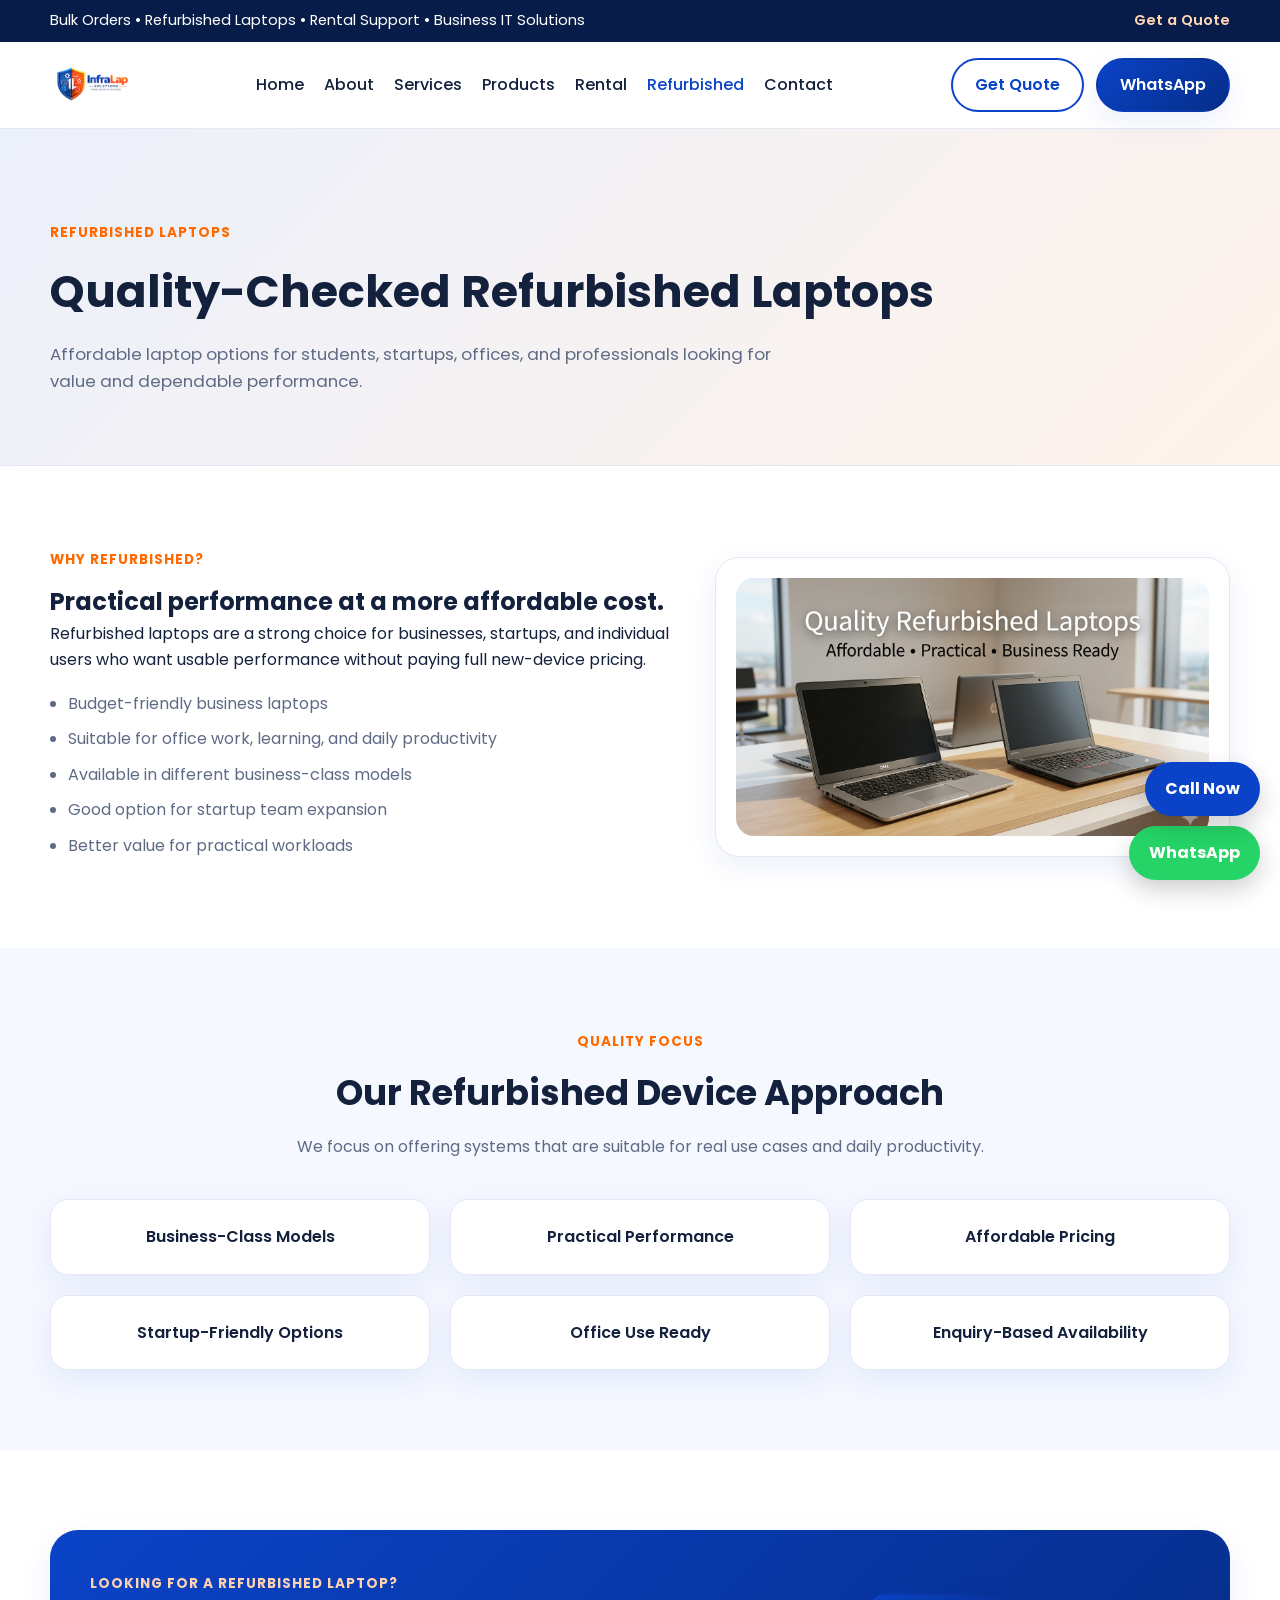
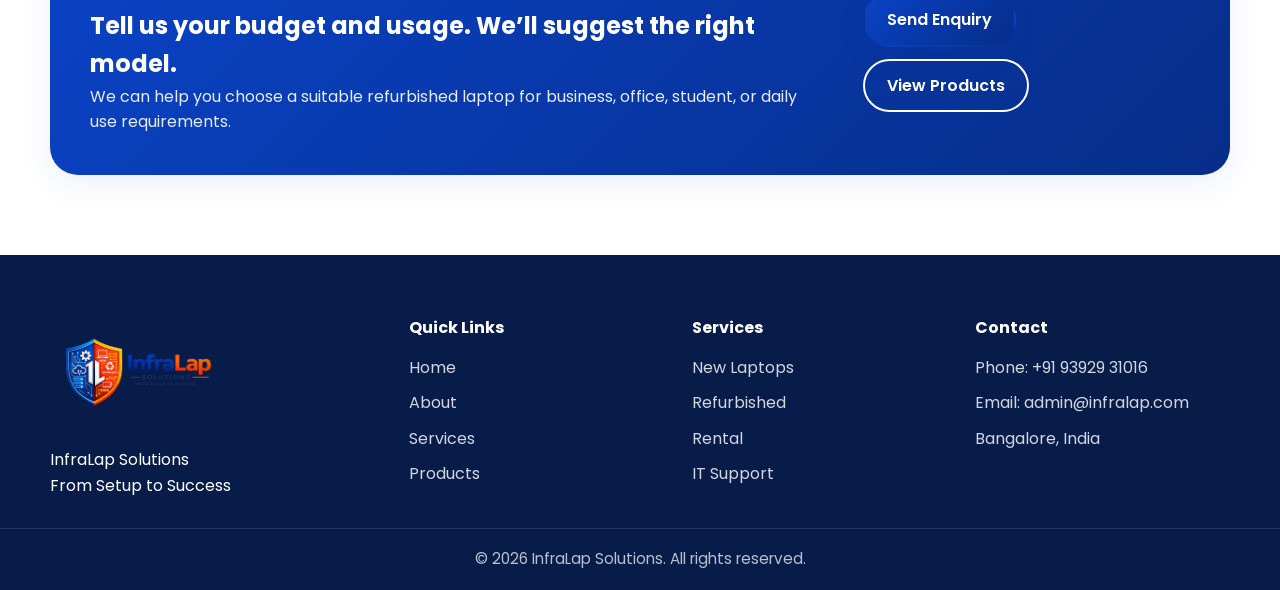
<file: refurbished.html>
<!DOCTYPE html>
<html lang="en">

<head>
  <meta charset="UTF-8" />
  <meta name="viewport" content="width=device-width, initial-scale=1.0" />
  <title>Refurbished Laptops | InfraLap Solutions</title>
  <meta name="description"
    content="Quality checked refurbished laptops from InfraLap Solutions for office, startup, and individual use." />
  <link rel="preconnect" href="https://fonts.googleapis.com">
  <link rel="preconnect" href="https://fonts.gstatic.com" crossorigin>
  <link href="https://fonts.googleapis.com/css2?family=Poppins:wght@300;400;500;600;700;800&display=swap"
    rel="stylesheet">
  <link rel="stylesheet" href="css/style.css" />
  <link rel="icon" type="image/png" href="images/logo.png">

</head>

<body>
  <div class="top-bar">
    <div class="container top-bar-inner">
      <span>Bulk Orders • Refurbished Laptops • Rental Support • Business IT Solutions</span>
      <a href="contact.html">Get a Quote</a>
    </div>
  </div>

  <header class="site-header">
    <div class="container nav-container">
      <a href="index.html" class="logo-wrap">
        <img src="images/logo.png" alt="InfraLap Solutions Logo" class="logo" />
      </a>

      <nav class="main-nav">
        <a href="index.html">Home</a>
        <a href="about.html">About</a>
        <a href="services.html">Services</a>
        <a href="products.html">Products</a>
        <a href="rental.html">Rental</a>
        <a href="refurbished.html" class="active">Refurbished</a>
        <a href="contact.html">Contact</a>
      </nav>

      <button class="menu-toggle" id="menuToggle" aria-label="Open Menu">
        ☰
      </button>

      <div class="nav-actions">
        <a href="contact.html" class="btn btn-outline">Get Quote</a>
        <a href="https://wa.me/919392931016" class="btn btn-primary" target="_blank">WhatsApp</a>
      </div>
    </div>
  </header>

  <main>
    <section class="page-banner">
      <div class="container">
        <span class="eyebrow">Refurbished Laptops</span>
        <h1>Quality-Checked Refurbished Laptops</h1>
        <p>Affordable laptop options for students, startups, offices, and professionals looking for value and dependable
          performance.</p>
      </div>
    </section>

    <section class="section">
      <div class="container two-col">
        <div>
          <span class="eyebrow">Why Refurbished?</span>
          <h2>Practical performance at a more affordable cost.</h2>
          <p>
            Refurbished laptops are a strong choice for businesses, startups, and individual users who want usable
            performance without paying full new-device pricing.
          </p>
          <ul class="feature-list">
            <li>Budget-friendly business laptops</li>
            <li>Suitable for office work, learning, and daily productivity</li>
            <li>Available in different business-class models</li>
            <li>Good option for startup team expansion</li>
            <li>Better value for practical workloads</li>
          </ul>
        </div>

        <div class="image-panel">
          <img src="images/refurbished-banner.png" alt="Refurbished Laptops - InfraLap" />
        </div>
      </div>
    </section>

    <section class="section section-alt">
      <div class="container">
        <div class="section-heading">
          <span class="eyebrow">Quality Focus</span>
          <h2>Our Refurbished Device Approach</h2>
          <p>We focus on offering systems that are suitable for real use cases and daily productivity.</p>
        </div>

        <div class="why-grid">
          <div class="why-card">Business-Class Models</div>
          <div class="why-card">Practical Performance</div>
          <div class="why-card">Affordable Pricing</div>
          <div class="why-card">Startup-Friendly Options</div>
          <div class="why-card">Office Use Ready</div>
          <div class="why-card">Enquiry-Based Availability</div>
        </div>
      </div>
    </section>

    <section class="section">
      <div class="container cta-box">
        <div>
          <span class="eyebrow">Looking for a Refurbished Laptop?</span>
          <h2>Tell us your budget and usage. We’ll suggest the right model.</h2>
          <p>We can help you choose a suitable refurbished laptop for business, office, student, or daily use
            requirements.</p>
        </div>
        <div class="cta-buttons">
          <a href="contact.html" class="btn btn-primary">Send Enquiry</a>
          <a href="products.html" class="btn btn-outline">View Products</a>
        </div>
      </div>
    </section>
  </main>

  <footer class="site-footer">
    <div class="container footer-grid">
      <div>
        <img src="images/logo.png" alt="InfraLap Logo" class="footer-logo" />
        <p>InfraLap Solutions</p>
        <p>From Setup to Success</p>
      </div>

      <div>
        <h4>Quick Links</h4>
        <ul>
          <li><a href="index.html">Home</a></li>
          <li><a href="about.html">About</a></li>
          <li><a href="services.html">Services</a></li>
          <li><a href="products.html">Products</a></li>
        </ul>
      </div>

      <div>
        <h4>Services</h4>
        <ul>
          <li><a href="products.html">New Laptops</a></li>
          <li><a href="refurbished.html">Refurbished</a></li>
          <li><a href="rental.html">Rental</a></li>
          <li><a href="services.html">IT Support</a></li>
        </ul>
      </div>

      <div>
        <h4>Contact</h4>
        <ul>
          <li>Phone: +91 93929 31016</li>
          <li>Email: admin@infralap.com</li>
          <li>Bangalore, India</li>
        </ul>
      </div>
    </div>

    <div class="footer-bottom">
      <p>© 2026 InfraLap Solutions. All rights reserved.</p>
    </div>
  </footer>

  <a href="https://wa.me/919392931016" class="floating-whatsapp" target="_blank" aria-label="Chat on WhatsApp">
    WhatsApp
  </a>


  <a href="tel:+919392931016" class="floating-call" aria-label="Call InfraLap Solutions">
    Call Now
  </a>


  <script src="js/script.js"></script>
</body>

</html>
</file>
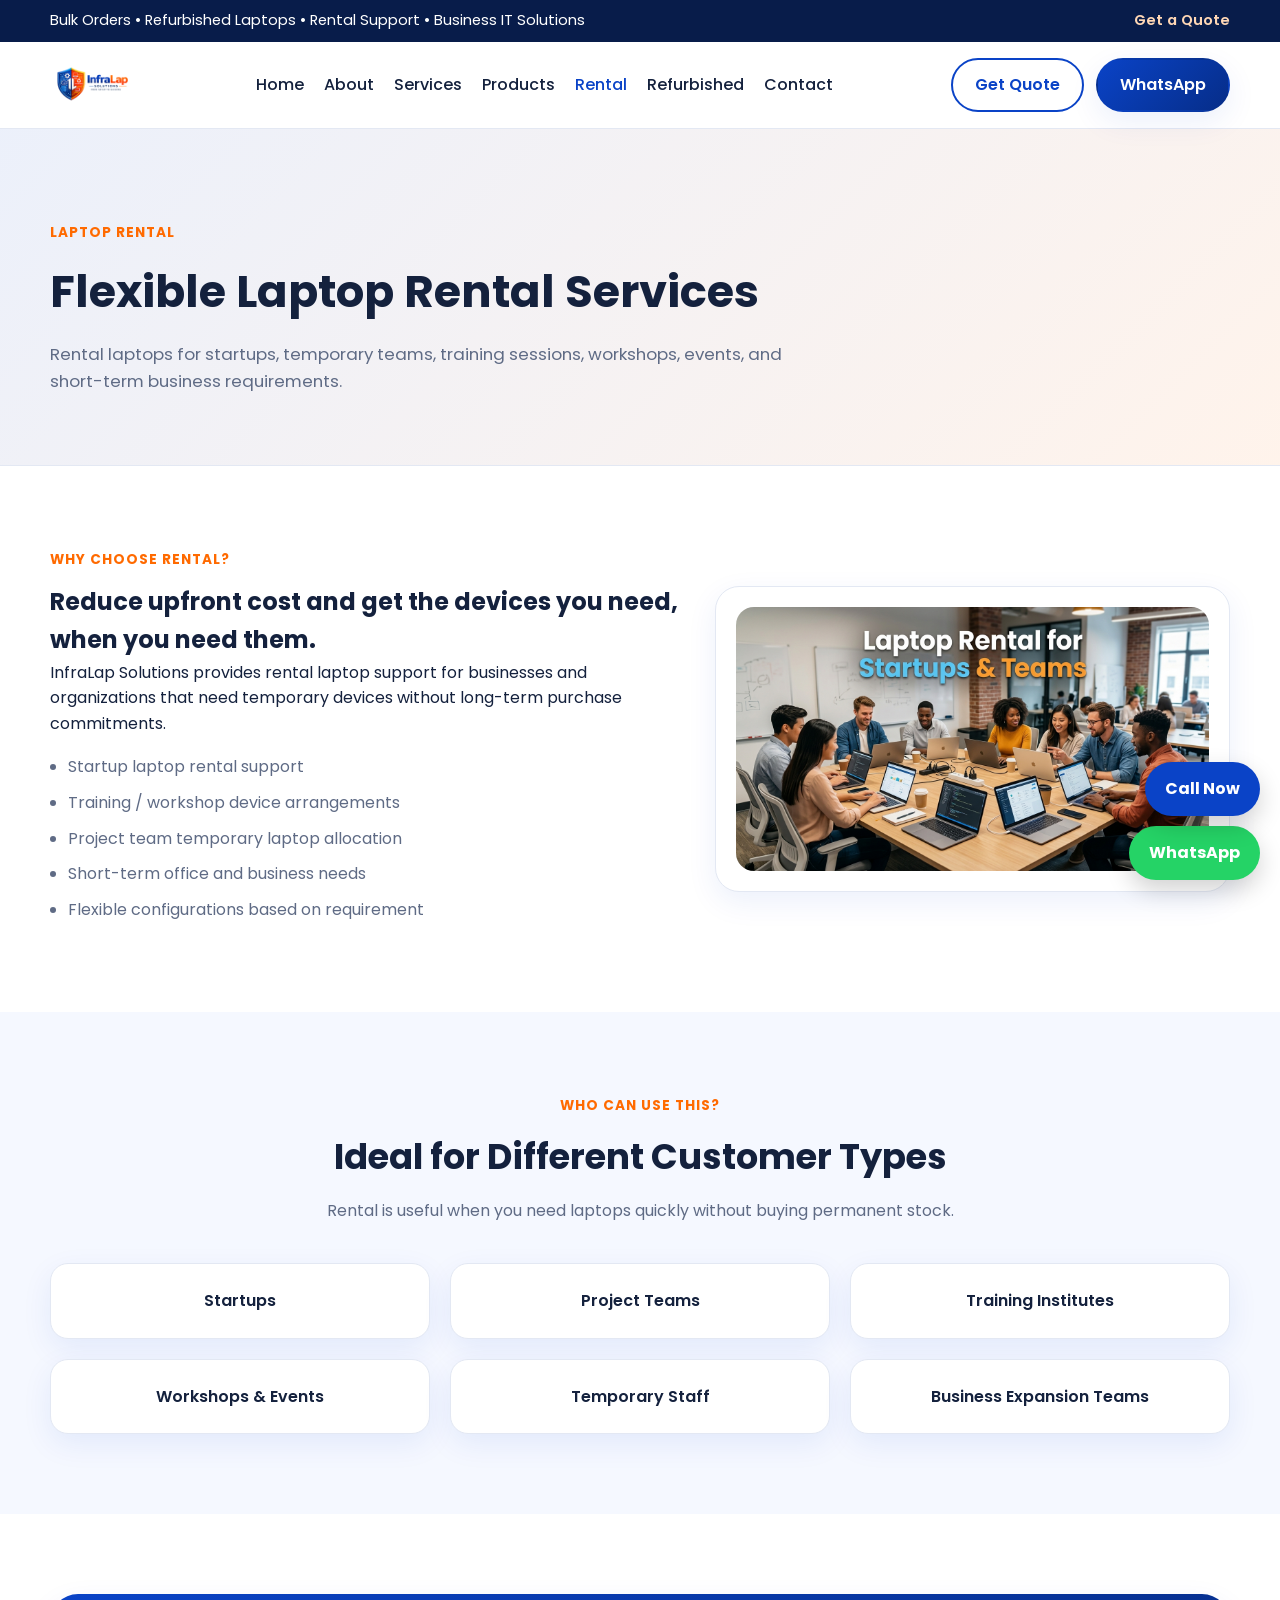
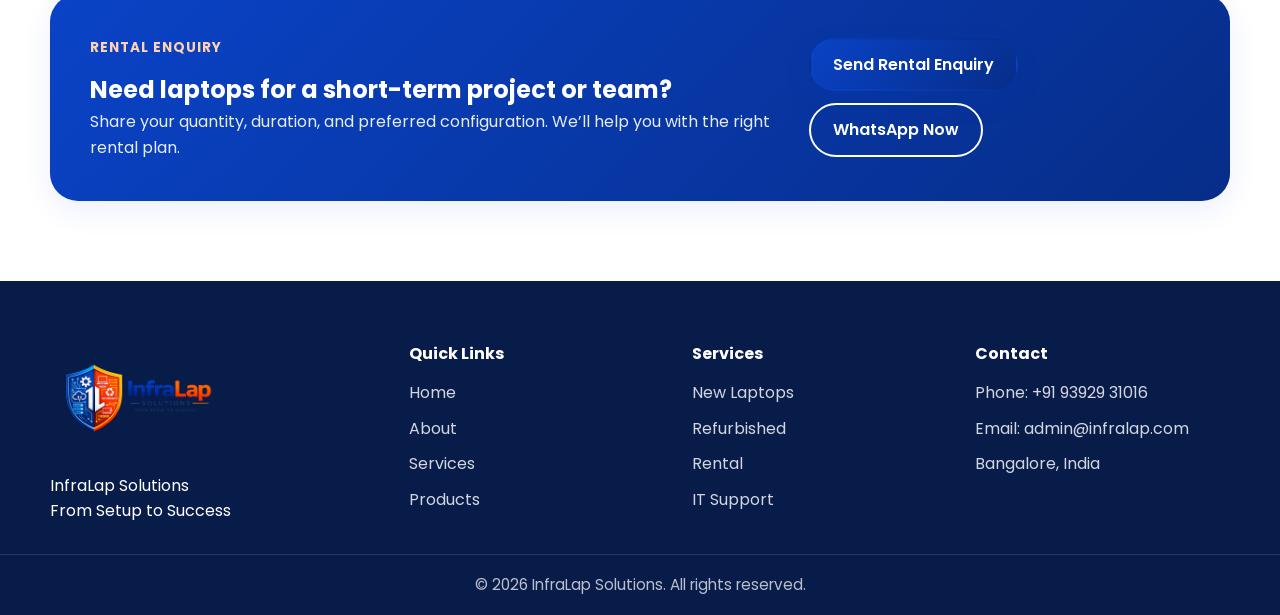
<file: rental.html>
<!DOCTYPE html>
<html lang="en">

<head>
  <meta charset="UTF-8" />
  <meta name="viewport" content="width=device-width, initial-scale=1.0" />
  <title>Rental Laptops | InfraLap Solutions</title>
  <meta name="description"
    content="InfraLap Solutions laptop rental services for startups, teams, projects, and temporary business needs." />
  <link rel="preconnect" href="https://fonts.googleapis.com">
  <link rel="preconnect" href="https://fonts.gstatic.com" crossorigin>
  <link href="https://fonts.googleapis.com/css2?family=Poppins:wght@300;400;500;600;700;800&display=swap"
    rel="stylesheet">
  <link rel="stylesheet" href="css/style.css" />
  <link rel="icon" type="image/png" href="images/logo.png">
  
</head>

<body>
  <div class="top-bar">
    <div class="container top-bar-inner">
      <span>Bulk Orders • Refurbished Laptops • Rental Support • Business IT Solutions</span>
      <a href="contact.html">Get a Quote</a>
    </div>
  </div>
  <header class="site-header">
    <div class="container nav-container">
      <a href="index.html" class="logo-wrap">
        <img src="images/logo.png" alt="InfraLap Solutions Logo" class="logo" />
      </a>

      <nav class="main-nav">
        <a href="index.html">Home</a>
        <a href="about.html">About</a>
        <a href="services.html">Services</a>
        <a href="products.html">Products</a>
        <a href="rental.html" class="active">Rental</a>
        <a href="refurbished.html">Refurbished</a>
        <a href="contact.html">Contact</a>
      </nav>

      <button class="menu-toggle" id="menuToggle" aria-label="Open Menu">
        ☰
      </button>

      <div class="nav-actions">
        <a href="contact.html" class="btn btn-outline">Get Quote</a>
        <a href="https://wa.me/919392931016" class="btn btn-primary" target="_blank">WhatsApp</a>
      </div>
    </div>
  </header>

  <main>
    <section class="page-banner">
      <div class="container">
        <span class="eyebrow">Laptop Rental</span>
        <h1>Flexible Laptop Rental Services</h1>
        <p>Rental laptops for startups, temporary teams, training sessions, workshops, events, and short-term business
          requirements.</p>
      </div>
    </section>

    <section class="section">
      <div class="container two-col">
        <div>
          <span class="eyebrow">Why Choose Rental?</span>
          <h2>Reduce upfront cost and get the devices you need, when you need them.</h2>
          <p>
            InfraLap Solutions provides rental laptop support for businesses and organizations that need temporary
            devices without long-term purchase commitments.
          </p>
          <ul class="feature-list">
            <li>Startup laptop rental support</li>
            <li>Training / workshop device arrangements</li>
            <li>Project team temporary laptop allocation</li>
            <li>Short-term office and business needs</li>
            <li>Flexible configurations based on requirement</li>
          </ul>
        </div>

        <div class="image-panel">
          <img src="images/rental-banner.png" alt="Laptop Rental - InfraLap" />
        </div>
      </div>
    </section>

    <section class="section section-alt">
      <div class="container">
        <div class="section-heading">
          <span class="eyebrow">Who Can Use This?</span>
          <h2>Ideal for Different Customer Types</h2>
          <p>Rental is useful when you need laptops quickly without buying permanent stock.</p>
        </div>

        <div class="why-grid">
          <div class="why-card">Startups</div>
          <div class="why-card">Project Teams</div>
          <div class="why-card">Training Institutes</div>
          <div class="why-card">Workshops & Events</div>
          <div class="why-card">Temporary Staff</div>
          <div class="why-card">Business Expansion Teams</div>
        </div>
      </div>
    </section>

    <section class="section">
      <div class="container cta-box">
        <div>
          <span class="eyebrow">Rental Enquiry</span>
          <h2>Need laptops for a short-term project or team?</h2>
          <p>Share your quantity, duration, and preferred configuration. We’ll help you with the right rental plan.</p>
        </div>
        <div class="cta-buttons">
          <a href="contact.html" class="btn btn-primary">Send Rental Enquiry</a>
          <a href="https://wa.me/919392931016" class="btn btn-outline" target="_blank">WhatsApp Now</a>
        </div>
      </div>
    </section>
  </main>

  <footer class="site-footer">
    <div class="container footer-grid">
      <div>
        <img src="images/logo.png" alt="InfraLap Logo" class="footer-logo" />
        <p>InfraLap Solutions</p>
        <p>From Setup to Success</p>
      </div>

      <div>
        <h4>Quick Links</h4>
        <ul>
          <li><a href="index.html">Home</a></li>
          <li><a href="about.html">About</a></li>
          <li><a href="services.html">Services</a></li>
          <li><a href="products.html">Products</a></li>
        </ul>
      </div>

      <div>
        <h4>Services</h4>
        <ul>
          <li><a href="products.html">New Laptops</a></li>
          <li><a href="refurbished.html">Refurbished</a></li>
          <li><a href="rental.html">Rental</a></li>
          <li><a href="services.html">IT Support</a></li>
        </ul>
      </div>

      <div>
        <h4>Contact</h4>
        <ul>
          <li>Phone: +91 93929 31016</li>
          <li>Email: admin@infralap.com</li>
          <li>Bangalore, India</li>
        </ul>
      </div>
    </div>

    <div class="footer-bottom">
      <p>© 2026 InfraLap Solutions. All rights reserved.</p>
    </div>
  </footer>

  <a href="https://wa.me/919392931016" class="floating-whatsapp" target="_blank" aria-label="Chat on WhatsApp">
    WhatsApp
  </a>


  <a href="tel:+919392931016" class="floating-call" aria-label="Call InfraLap Solutions">
    Call Now
  </a>

  <script src="js/script.js"></script>
</body>

</html>
</file>
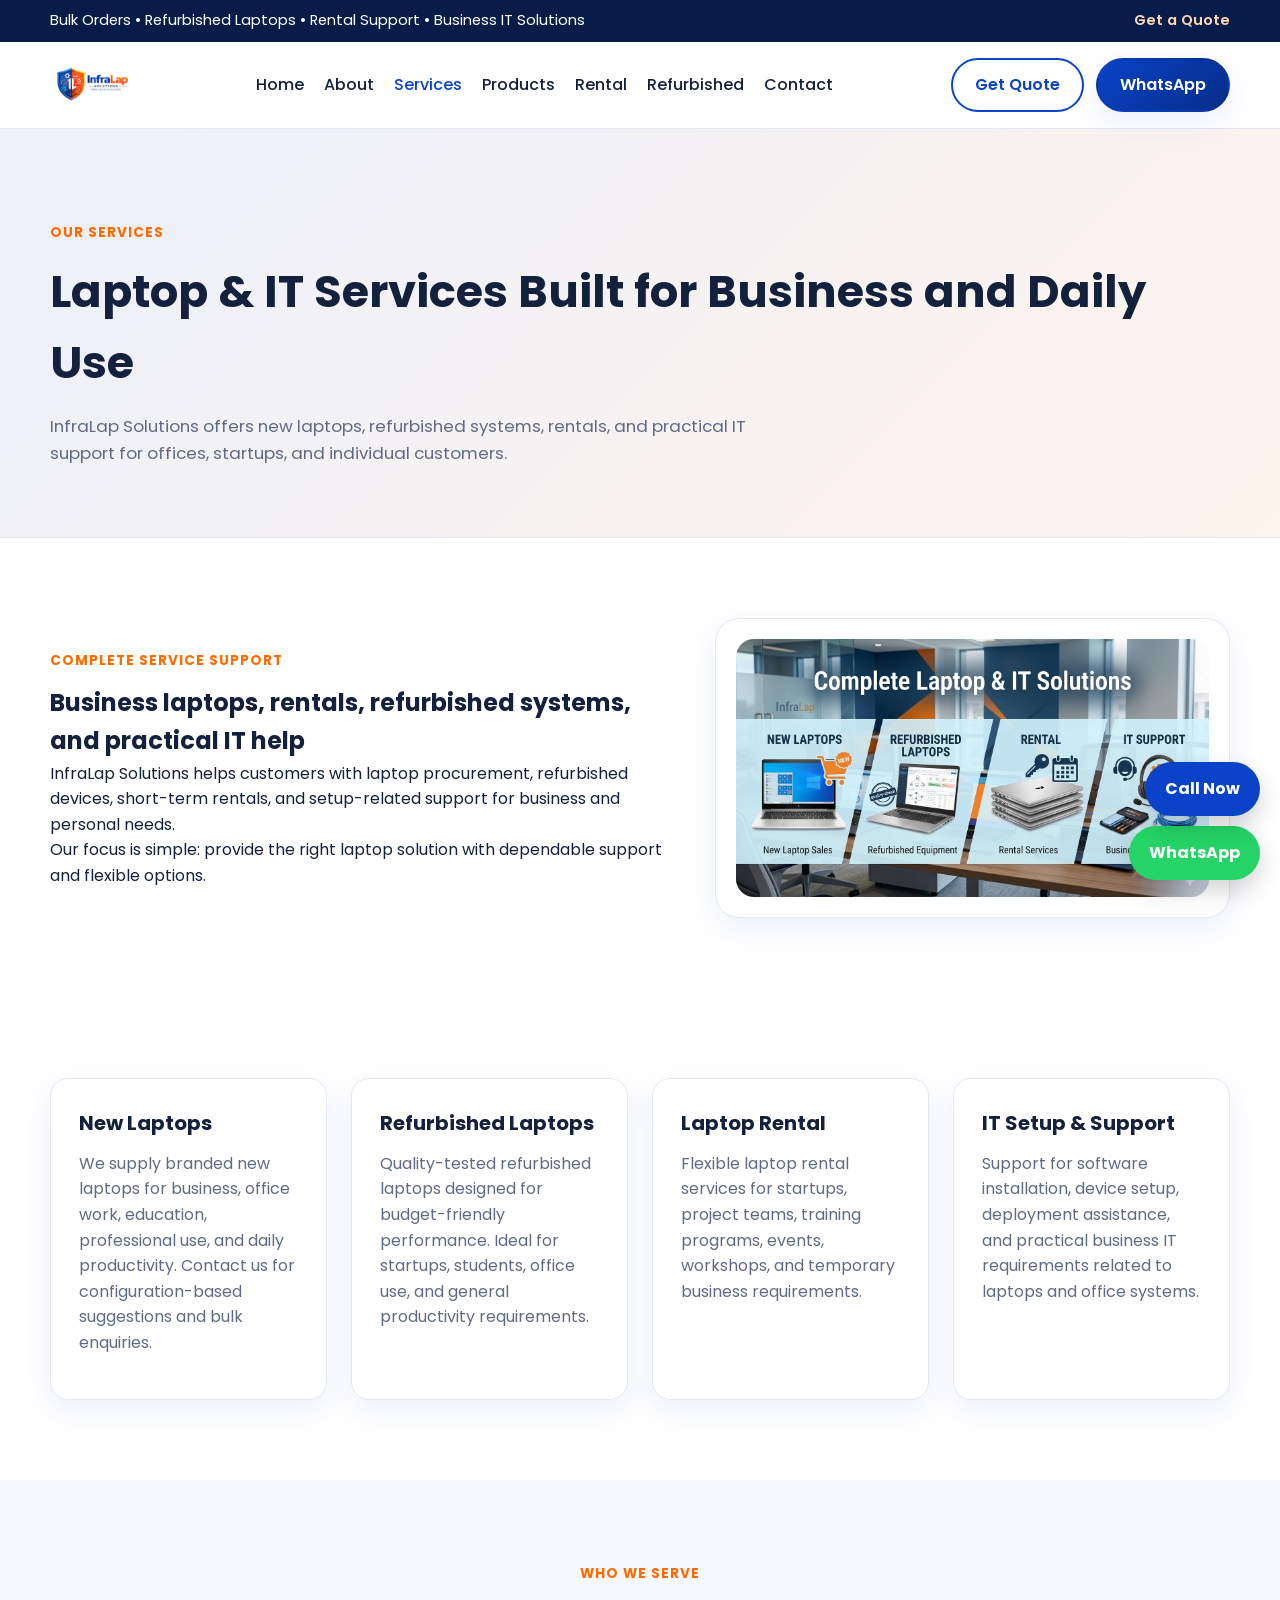
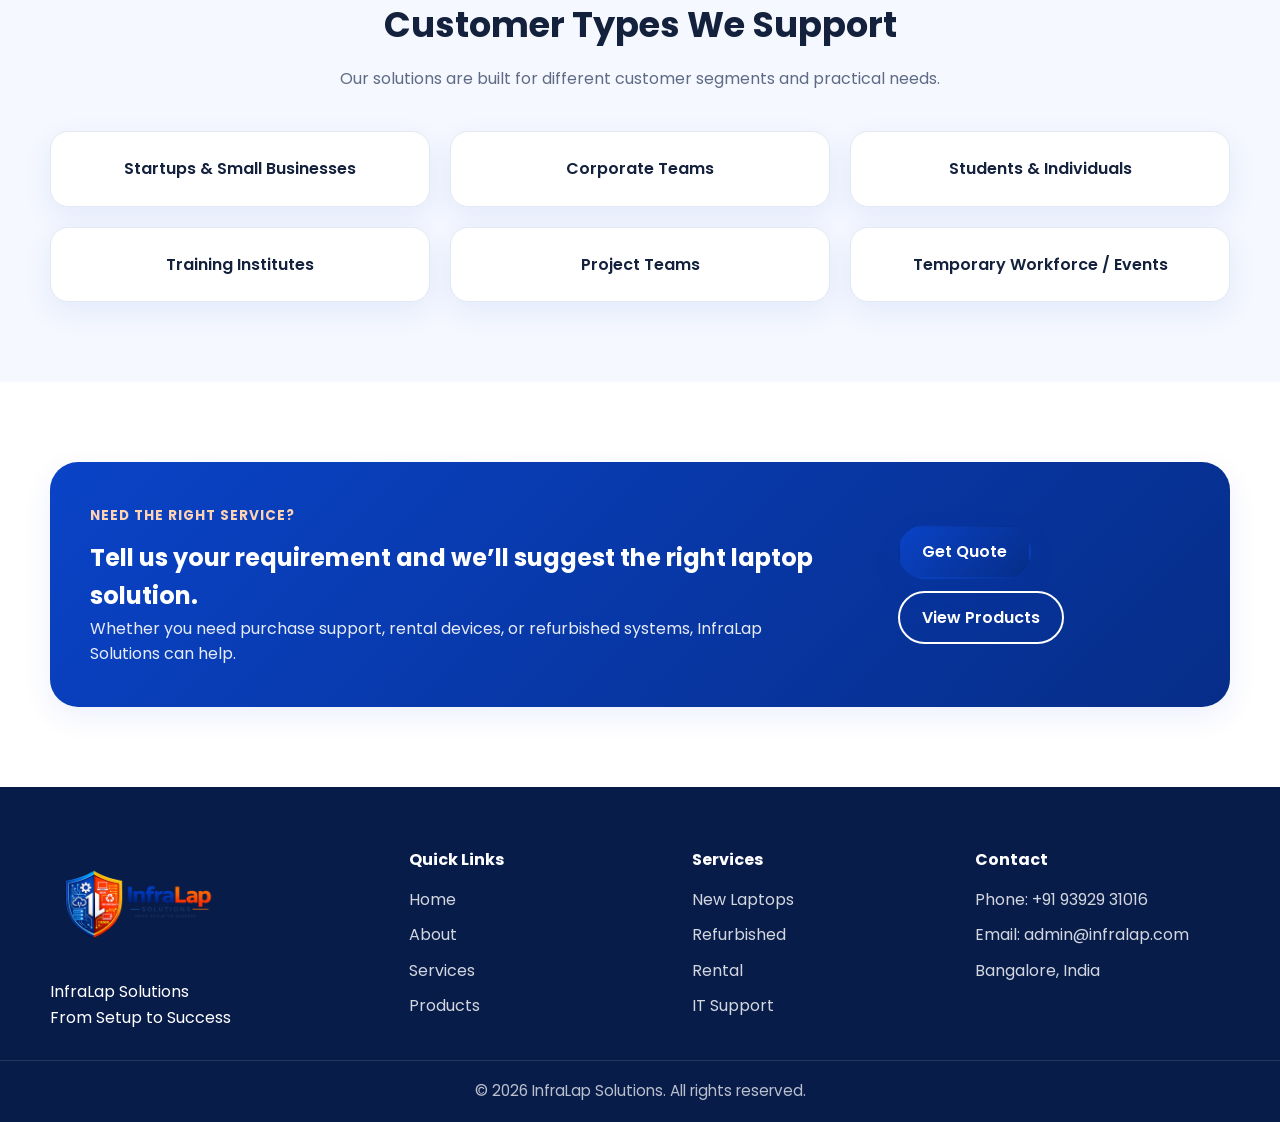
<file: services.html>
<!DOCTYPE html>
<html lang="en">

<head>
  <meta charset="UTF-8" />
  <meta name="viewport" content="width=device-width, initial-scale=1.0" />
  <title>Services | InfraLap Solutions</title>
  <meta name="description"
    content="InfraLap Solutions services: new laptops, refurbished laptops, rentals, and IT setup support." />
  <link rel="preconnect" href="https://fonts.googleapis.com">
  <link rel="preconnect" href="https://fonts.gstatic.com" crossorigin>
  <link href="https://fonts.googleapis.com/css2?family=Poppins:wght@300;400;500;600;700;800&display=swap"
    rel="stylesheet">
  <link rel="stylesheet" href="css/style.css" />
  <link rel="icon" type="image/png" href="images/logo.png">
  
</head>

<body>
  <div class="top-bar">
    <div class="container top-bar-inner">
      <span>Bulk Orders • Refurbished Laptops • Rental Support • Business IT Solutions</span>
      <a href="contact.html">Get a Quote</a>
    </div>
  </div>

  <header class="site-header">
    <div class="container nav-container">
      <a href="index.html" class="logo-wrap">
        <img src="images/logo.png" alt="InfraLap Solutions Logo" class="logo" />
      </a>

      <nav class="main-nav">
        <a href="index.html">Home</a>
        <a href="about.html">About</a>
        <a href="services.html" class="active">Services</a>
        <a href="products.html">Products</a>
        <a href="rental.html">Rental</a>
        <a href="refurbished.html">Refurbished</a>
        <a href="contact.html">Contact</a>
      </nav>

      <button class="menu-toggle" id="menuToggle" aria-label="Open Menu">
        ☰
      </button>

      <div class="nav-actions">
        <a href="contact.html" class="btn btn-outline">Get Quote</a>
        <a href="https://wa.me/919392931016" class="btn btn-primary" target="_blank">WhatsApp</a>
      </div>
    </div>
  </header>

  <main>
    <section class="page-banner">
      <div class="container">
        <span class="eyebrow">Our Services</span>
        <h1>Laptop & IT Services Built for Business and Daily Use</h1>
        <p>InfraLap Solutions offers new laptops, refurbished systems, rentals, and practical IT support for offices,
          startups, and individual customers.</p>
      </div>
    </section>

    <section class="section">
      <div class="container two-col">
        <div>
          <span class="eyebrow">Complete Service Support</span>
          <h2>Business laptops, rentals, refurbished systems, and practical IT help</h2>
          <p>
            InfraLap Solutions helps customers with laptop procurement, refurbished devices, short-term rentals, and
            setup-related support for business and personal needs.
          </p>
          <p>
            Our focus is simple: provide the right laptop solution with dependable support and flexible options.
          </p>
        </div>

        <div class="image-panel">
          <img src="images/services-banner.png" alt="InfraLap Services" />
        </div>
      </div>
    </section>

    <section class="section">
      <div class="container card-grid">
        <div class="service-card large-card">
          <h3>New Laptops</h3>
          <p>We supply branded new laptops for business, office work, education, professional use, and daily
            productivity. Contact us for configuration-based suggestions and bulk enquiries.</p>
        </div>

        <div class="service-card large-card">
          <h3>Refurbished Laptops</h3>
          <p>Quality-tested refurbished laptops designed for budget-friendly performance. Ideal for startups, students,
            office use, and general productivity requirements.</p>
        </div>

        <div class="service-card large-card">
          <h3>Laptop Rental</h3>
          <p>Flexible laptop rental services for startups, project teams, training programs, events, workshops, and
            temporary business requirements.</p>
        </div>

        <div class="service-card large-card">
          <h3>IT Setup & Support</h3>
          <p>Support for software installation, device setup, deployment assistance, and practical business IT
            requirements related to laptops and office systems.</p>
        </div>
      </div>
    </section>

    <section class="section section-alt">
      <div class="container">
        <div class="section-heading">
          <span class="eyebrow">Who We Serve</span>
          <h2>Customer Types We Support</h2>
          <p>Our solutions are built for different customer segments and practical needs.</p>
        </div>

        <div class="why-grid">
          <div class="why-card">Startups & Small Businesses</div>
          <div class="why-card">Corporate Teams</div>
          <div class="why-card">Students & Individuals</div>
          <div class="why-card">Training Institutes</div>
          <div class="why-card">Project Teams</div>
          <div class="why-card">Temporary Workforce / Events</div>
        </div>
      </div>
    </section>

    <section class="section">
      <div class="container cta-box">
        <div>
          <span class="eyebrow">Need the Right Service?</span>
          <h2>Tell us your requirement and we’ll suggest the right laptop solution.</h2>
          <p>Whether you need purchase support, rental devices, or refurbished systems, InfraLap Solutions can help.</p>
        </div>
        <div class="cta-buttons">
          <a href="contact.html" class="btn btn-primary">Get Quote</a>
          <a href="products.html" class="btn btn-outline">View Products</a>
        </div>
      </div>
    </section>
  </main>

  <footer class="site-footer">
    <div class="container footer-grid">
      <div>
        <img src="images/logo.png" alt="InfraLap Logo" class="footer-logo" />
        <p>InfraLap Solutions</p>
        <p>From Setup to Success</p>
      </div>

      <div>
        <h4>Quick Links</h4>
        <ul>
          <li><a href="index.html">Home</a></li>
          <li><a href="about.html">About</a></li>
          <li><a href="services.html">Services</a></li>
          <li><a href="products.html">Products</a></li>
        </ul>
      </div>

      <div>
        <h4>Services</h4>
        <ul>
          <li><a href="products.html">New Laptops</a></li>
          <li><a href="refurbished.html">Refurbished</a></li>
          <li><a href="rental.html">Rental</a></li>
          <li><a href="services.html">IT Support</a></li>
        </ul>
      </div>

      <div>
        <h4>Contact</h4>
        <ul>
          <li>Phone: +91 93929 31016</li>
          <li>Email: admin@infralap.com</li>
          <li>Bangalore, India</li>
        </ul>
      </div>
    </div>

    <div class="footer-bottom">
      <p>© 2026 InfraLap Solutions. All rights reserved.</p>
    </div>
  </footer>

  <a href="https://wa.me/919392931016" class="floating-whatsapp" target="_blank" aria-label="Chat on WhatsApp">
    WhatsApp
  </a>


  <a href="tel:+919392931016" class="floating-call" aria-label="Call InfraLap Solutions">
    Call Now
  </a>

  <script src="js/script.js"></script>
</body>

</html>
</file>
<file: css/style.css>
:root {
  --primary: #0a43c7;
  --primary-dark: #062d88;
  --accent: #ff6a00;
  --accent-dark: #e45700;
  --text: #14213d;
  --muted: #5f6b85;
  --bg: #ffffff;
  --bg-soft: #f5f8ff;
  --border: #e3e8f3;
  --shadow: 0 10px 30px rgba(10, 67, 199, 0.08);
  --radius: 18px;
  --container: 1180px;
}

* {
  margin: 0;
  padding: 0;
  box-sizing: border-box;
}

html {
  scroll-behavior: smooth;
}

body {
  font-family: 'Poppins', sans-serif;
  background: var(--bg);
  color: var(--text);
  line-height: 1.6;
}

img {
  max-width: 100%;
  display: block;
}

a {
  text-decoration: none;
  color: inherit;
}

ul {
  list-style: none;
}

.container {
  width: min(100% - 32px, var(--container));
  margin: 0 auto;
}

.section {
  padding: 80px 0;
}

.section-alt {
  background: var(--bg-soft);
}

.section-heading {
  text-align: center;
  max-width: 720px;
  margin: 0 auto 40px;
}

.section-heading h2 {
  font-size: 2.2rem;
  margin-bottom: 12px;
}

.section-heading p {
  color: var(--muted);
}

.eyebrow {
  display: inline-block;
  color: var(--accent);
  font-weight: 700;
  text-transform: uppercase;
  letter-spacing: 1px;
  margin-bottom: 12px;
  font-size: 0.85rem;
}

.site-header {
  position: sticky;
  top: 0;
  z-index: 1000;
  background: rgba(255, 255, 255, 0.95);
  backdrop-filter: blur(10px);
  border-bottom: 1px solid var(--border);
}

.nav-container {
  display: flex;
  align-items: center;
  justify-content: space-between;
  gap: 20px;
  min-height: 86px;
}

.logo {
  height: 58px;
  width: auto;
}

.main-nav {
  display: flex;
  gap: 20px;
  flex-wrap: wrap;
}

.main-nav a {
  font-weight: 500;
  color: var(--text);
  position: relative;
}

.main-nav a.active,
.main-nav a:hover {
  color: var(--primary);
}

.nav-actions {
  display: flex;
  gap: 12px;
}

.btn {
  display: inline-flex;
  align-items: center;
  justify-content: center;
  padding: 12px 22px;
  border-radius: 999px;
  font-weight: 600;
  transition: 0.3s ease;
  border: 2px solid transparent;
}

.btn-primary {
  background: linear-gradient(135deg, var(--primary), var(--primary-dark));
  color: #fff;
  box-shadow: var(--shadow);
}

.btn-primary:hover {
  transform: translateY(-2px);
}

.btn-outline {
  border-color: var(--primary);
  color: var(--primary);
  background: #fff;
}

.btn-outline:hover {
  background: var(--primary);
  color: #fff;
}

.hero {
  padding: 80px 0 60px;
  background: linear-gradient(180deg, #f8fbff 0%, #ffffff 100%);
}

.hero-grid {
  display: grid;
  grid-template-columns: 1.1fr 0.9fr;
  gap: 40px;
  align-items: center;
}

.hero-text h1 {
  font-size: 3rem;
  line-height: 1.15;
  margin-bottom: 18px;
}

.hero-text p {
  color: var(--muted);
  font-size: 1.05rem;
  margin-bottom: 24px;
  max-width: 640px;
}

.hero-buttons {
  display: flex;
  gap: 14px;
  flex-wrap: wrap;
  margin-bottom: 24px;
}

.hero-points {
  display: flex;
  gap: 12px;
  flex-wrap: wrap;
}

.hero-points span {
  background: #fff;
  border: 1px solid var(--border);
  padding: 10px 14px;
  border-radius: 999px;
  font-size: 0.92rem;
  box-shadow: var(--shadow);
}

.hero-image-card {
  background: linear-gradient(135deg, rgba(10, 67, 199, 0.08), rgba(255, 106, 0, 0.08));
  border: 1px solid var(--border);
  border-radius: 28px;
  padding: 24px;
  box-shadow: var(--shadow);
}

.hero-image {
  width: 100%;
  border-radius: 20px;
}

.card-grid {
  display: grid;
  grid-template-columns: repeat(4, 1fr);
  gap: 24px;
}

.service-card {
  background: #fff;
  border: 1px solid var(--border);
  border-radius: var(--radius);
  padding: 28px;
  box-shadow: var(--shadow);
  transition: 0.3s ease;
}

.service-card:hover {
  transform: translateY(-6px);
}

.service-card h3 {
  margin-bottom: 12px;
  font-size: 1.25rem;
}

.service-card p {
  color: var(--muted);
  margin-bottom: 16px;
}

.service-card a {
  color: var(--primary);
  font-weight: 600;
}

.why-grid {
  display: grid;
  grid-template-columns: repeat(3, 1fr);
  gap: 20px;
}

.why-card {
  background: #fff;
  border: 1px solid var(--border);
  padding: 24px;
  border-radius: var(--radius);
  text-align: center;
  font-weight: 600;
  box-shadow: var(--shadow);
}

.cta-box {
  background: linear-gradient(135deg, var(--primary), var(--primary-dark));
  color: #fff;
  border-radius: 28px;
  padding: 40px;
  display: flex;
  align-items: center;
  justify-content: space-between;
  gap: 24px;
  box-shadow: var(--shadow);
}

.cta-box .eyebrow {
  color: #ffd2b2;
}

.cta-box p {
  color: rgba(255, 255, 255, 0.9);
  max-width: 720px;
}

.cta-buttons {
  display: flex;
  gap: 12px;
  flex-wrap: wrap;
}

.cta-box .btn-outline {
  border-color: #fff;
  color: #fff;
  background: transparent;
}

.cta-box .btn-outline:hover {
  background: #fff;
  color: var(--primary);
}

.site-footer {
  background: #081c4a;
  color: #fff;
  padding-top: 60px;
}

.footer-grid {
  display: grid;
  grid-template-columns: 1.3fr 1fr 1fr 1fr;
  gap: 28px;
  padding-bottom: 30px;
}

.footer-logo {
  width: 180px;
  margin-bottom: 12px;
}

.site-footer h4 {
  margin-bottom: 14px;
  color: #fff;
}

.site-footer ul li {
  margin-bottom: 10px;
  color: rgba(255, 255, 255, 0.82);
}

.site-footer a:hover {
  color: #fff;
}

.footer-bottom {
  border-top: 1px solid rgba(255, 255, 255, 0.12);
  text-align: center;
  padding: 18px 0;
  color: rgba(255, 255, 255, 0.72);
  font-size: 0.95rem;
}

@media (max-width: 1100px) {
  .card-grid {
    grid-template-columns: repeat(2, 1fr);
  }

  .hero-grid,
  .footer-grid {
    grid-template-columns: 1fr;
  }

  .cta-box {
    flex-direction: column;
    align-items: flex-start;
  }
}

@media (max-width: 820px) {
  .nav-container {
    flex-direction: column;
    padding: 16px 0;
  }

  .main-nav {
    justify-content: center;
  }

  .hero-text h1 {
    font-size: 2.3rem;
  }

  .why-grid {
    grid-template-columns: 1fr;
  }
}

@media (max-width: 640px) {
  .card-grid {
    grid-template-columns: 1fr;
  }

  .hero {
    padding-top: 50px;
  }

  .hero-text h1 {
    font-size: 2rem;
  }

  .section {
    padding: 60px 0;
  }

  .section-heading h2 {
    font-size: 1.8rem;
  }

  .btn {
    width: 100%;
  }

  .nav-actions,
  .hero-buttons,
  .cta-buttons {
    width: 100%;
    flex-direction: column;
  }
}

/* ===== INNER PAGE STYLES ===== */
.page-banner {
  background: linear-gradient(135deg, rgba(10, 67, 199, 0.08), rgba(255, 106, 0, 0.08));
  padding: 90px 0 70px;
  border-bottom: 1px solid var(--border);
}

.page-banner h1 {
  font-size: 2.8rem;
  margin-bottom: 14px;
}

.page-banner p {
  max-width: 760px;
  color: var(--muted);
  font-size: 1.05rem;
}

.two-col {
  display: grid;
  grid-template-columns: 1.1fr 0.9fr;
  gap: 36px;
  align-items: center;
}

.image-panel {
  background: #fff;
  border: 1px solid var(--border);
  border-radius: 24px;
  padding: 20px;
  box-shadow: var(--shadow);
}

.image-panel img {
  width: 100%;
  border-radius: 18px;
}

.info-card {
  background: #fff;
  border: 1px solid var(--border);
  border-radius: var(--radius);
  padding: 28px;
  box-shadow: var(--shadow);
}

.two-cards {
  grid-template-columns: repeat(2, 1fr);
}

.large-card {
  min-height: 230px;
}

.feature-list {
  margin-top: 18px;
  padding-left: 18px;
}

.feature-list li {
  margin-bottom: 10px;
  color: var(--muted);
  list-style: disc;
}

/* ===== PRODUCTS ===== */
.filter-row {
  display: flex;
  flex-wrap: wrap;
  gap: 12px;
  margin-bottom: 32px;
}

.filter-btn {
  padding: 10px 18px;
  border-radius: 999px;
  border: 1px solid var(--border);
  background: #fff;
  font-family: inherit;
  font-weight: 600;
  cursor: pointer;
}

.filter-btn.active,
.filter-btn:hover {
  background: var(--primary);
  color: #fff;
  border-color: var(--primary);
}

.products-grid {
  display: grid;
  grid-template-columns: repeat(3, 1fr);
  gap: 24px;
}

.product-card {
  background: #fff;
  border: 1px solid var(--border);
  border-radius: 22px;
  overflow: hidden;
  box-shadow: var(--shadow);
  transition: 0.3s ease;
}

.product-card:hover {
  transform: translateY(-6px);
}

.product-card img {
  width: 100%;
  height: 230px;
  object-fit: cover;
  background: #f5f8ff;
}

.product-body {
  padding: 22px;
}

.product-badge {
  display: inline-block;
  margin-bottom: 10px;
  background: rgba(255, 106, 0, 0.12);
  color: var(--accent-dark);
  padding: 8px 12px;
  border-radius: 999px;
  font-size: 0.85rem;
  font-weight: 700;
}

.product-body h3 {
  margin-bottom: 8px;
}

.product-body p {
  color: var(--muted);
  margin-bottom: 14px;
}

.product-specs {
  margin-bottom: 20px;
}

.product-specs li {
  margin-bottom: 8px;
  color: var(--text);
  position: relative;
  padding-left: 16px;
}

.product-specs li::before {
  content: "•";
  position: absolute;
  left: 0;
  color: var(--accent);
  font-weight: 700;
}

/* ===== CONTACT ===== */
.contact-grid {
  display: grid;
  grid-template-columns: 0.95fr 1.05fr;
  gap: 28px;
  align-items: start;
}

.contact-card,
.contact-form-wrap {
  background: #fff;
  border: 1px solid var(--border);
  border-radius: 24px;
  padding: 28px;
  box-shadow: var(--shadow);
}

.contact-list {
  margin-top: 22px;
  display: grid;
  gap: 16px;
}

.contact-item {
  padding: 16px;
  border: 1px solid var(--border);
  border-radius: 16px;
  background: #fafcff;
}

.contact-item strong {
  display: block;
  margin-bottom: 6px;
}

.contact-form {
  display: grid;
  gap: 18px;
}

.form-group {
  display: grid;
  gap: 8px;
}

.form-group label {
  font-weight: 600;
}

.form-group input,
.form-group select,
.form-group textarea {
  width: 100%;
  padding: 14px 16px;
  border: 1px solid var(--border);
  border-radius: 14px;
  font-family: inherit;
  font-size: 1rem;
  outline: none;
}

.form-group input:focus,
.form-group select:focus,
.form-group textarea:focus {
  border-color: var(--primary);
}

/* ===== RESPONSIVE INNER PAGES ===== */
@media (max-width: 1100px) {
  .products-grid {
    grid-template-columns: repeat(2, 1fr);
  }

  .two-col,
  .contact-grid,
  .two-cards {
    grid-template-columns: 1fr;
  }
}

@media (max-width: 700px) {
  .page-banner h1 {
    font-size: 2rem;
  }

  .products-grid {
    grid-template-columns: 1fr;
  }
}


/* ===== FLOATING WHATSAPP ===== */
.floating-whatsapp {
  position: fixed;
  right: 20px;
  bottom: 20px;
  z-index: 1200;
  background: #25d366;
  color: #fff;
  padding: 14px 20px;
  border-radius: 999px;
  font-weight: 700;
  box-shadow: 0 10px 25px rgba(0, 0, 0, 0.18);
  transition: 0.3s ease;
}

.floating-whatsapp:hover {
  transform: translateY(-3px);
}

@media (max-width: 640px) {
  .floating-whatsapp {
    right: 14px;
    bottom: 14px;
    padding: 12px 16px;
    font-size: 0.9rem;
  }
}



/* ===== TOP BAR ===== */
.top-bar {
  background: #081c4a;
  color: #fff;
  font-size: 0.92rem;
}

.top-bar-inner {
  min-height: 42px;
  display: flex;
  align-items: center;
  justify-content: space-between;
  gap: 16px;
}

.top-bar a {
  color: #ffd7b5;
  font-weight: 600;
}

/* ===== MOBILE MENU BUTTON ===== */
.menu-toggle {
  display: none;
  border: none;
  background: var(--primary);
  color: #fff;
  padding: 10px 14px;
  border-radius: 12px;
  font-size: 1.2rem;
  cursor: pointer;
}

/* ===== FAQ ===== */
.faq-wrap {
  display: grid;
  gap: 18px;
  max-width: 950px;
  margin: 0 auto;
}

.faq-item {
  background: #fff;
  border: 1px solid var(--border);
  border-radius: 18px;
  padding: 24px;
  box-shadow: var(--shadow);
}

.faq-item h3 {
  margin-bottom: 10px;
  font-size: 1.1rem;
}

.faq-item p {
  color: var(--muted);
}

/* ===== FLOATING CALL BUTTON ===== */
.floating-call {
  position: fixed;
  right: 20px;
  bottom: 84px;
  z-index: 1200;
  background: var(--primary);
  color: #fff;
  padding: 14px 20px;
  border-radius: 999px;
  font-weight: 700;
  box-shadow: 0 10px 25px rgba(0, 0, 0, 0.18);
  transition: 0.3s ease;
}

.floating-call:hover {
  transform: translateY(-3px);
}

/* ===== RESPONSIVE MENU ===== */
@media (max-width: 980px) {
  .menu-toggle {
    display: inline-flex;
    align-items: center;
    justify-content: center;
  }

  .main-nav {
    display: none;
    width: 100%;
    flex-direction: column;
    background: #fff;
    border: 1px solid var(--border);
    border-radius: 16px;
    padding: 16px;
    box-shadow: var(--shadow);
  }

  .main-nav.show {
    display: flex;
  }

  .nav-container {
    align-items: flex-start;
  }

  .nav-actions {
    width: 100%;
    justify-content: flex-start;
  }
}

@media (max-width: 640px) {
  .top-bar-inner {
    flex-direction: column;
    justify-content: center;
    padding: 10px 0;
    text-align: center;
  }

  .floating-call {
    right: 14px;
    bottom: 74px;
    padding: 12px 16px;
    font-size: 0.9rem;
  }
}
</file>
